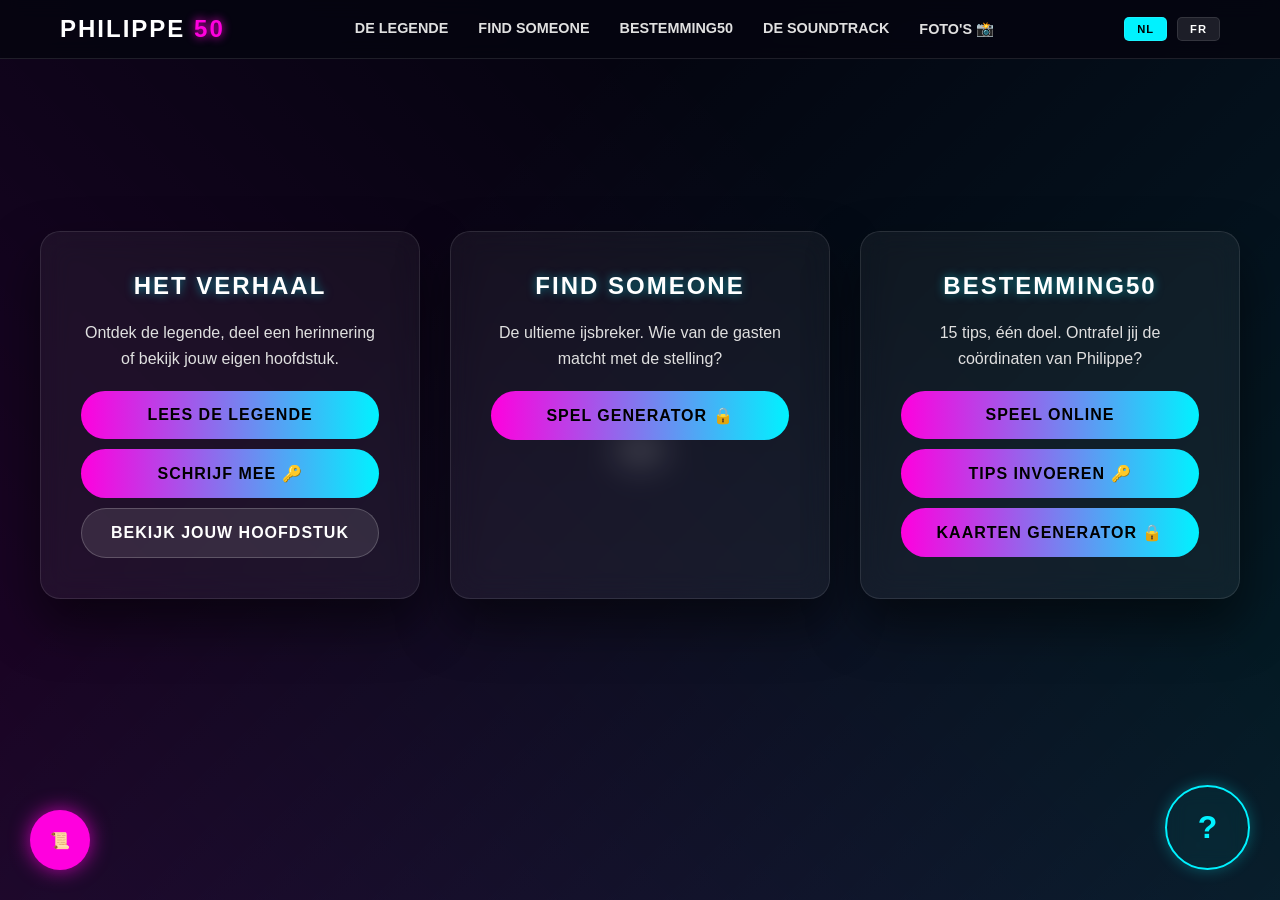
<file: index.html>
<!DOCTYPE html>
<html lang="nl">
<head>
    <meta charset="UTF-8">
    <meta name="viewport" content="width=device-width, initial-scale=1.0">
    <title>Philippe 50 - De Legende</title>
    <link rel="stylesheet" href="philippe50.css">
</head>
<body>
    <div class="stars-container"></div>

    <div id="nav-placeholder"></div>

    <div class="card-container main-dashboard">
        
        <section id="section-verhaal" class="glass-card section-card fade-in">
            <h2 data-i18n="nav-verhaal">Het Verhaal</h2>
            <p data-i18n="desc-verhaal">Ontdek de legende, deel een herinnering of bekijk jouw eigen hoofdstuk.</p>
            <div class="button-group-vertical">
                <a href="legende.html" class="submit-btn" style="text-decoration: none; display: block; margin-bottom: 10px;">
                    <span data-i18n="btn-read-legend">Lees De Legende</span>
                </a>
                <button onclick="handleAccess('verhaal-admin')" style="margin-bottom: 10px;">
                    <span data-i18n="btn-write">Schrijf mee</span> 🔑
                </button>
                <a href="mijn-verhaal.html" class="submit-btn-alt" style="text-decoration: none; display: block;" data-i18n="view-chapter">Bekijk jouw hoofdstuk</a>
            </div>
        </section>

        <section id="section-someone" class="glass-card section-card fade-in">
            <h2 data-i18n="nav-someone">Find Someone Who</h2>
            <p data-i18n="desc-someone">De ultieme ijsbreker. Wie van de gasten matcht met de stelling?</p>
            <button onclick="handleAccess('admin-someone')" data-i18n="btn-play">Spel Generator 🔒</button>
        </section>

        <section id="section-mysterie" class="glass-card section-card fade-in">
            <h2 data-i18n="nav-mysterie">Bestemming50</h2>
            <p data-i18n="desc-mysterie">15 tips, één doel. Ontrafel jij de coördinaten van Philippe?</p>
            <div class="button-group-grid">
                <button onclick="openMysteriePlay()" data-i18n="btn-play-online">Speel Online</button>
                <button onclick="handleAccess('mysterie-tips')" data-i18n="btn-input">Tips Invoeren 🔑</button>
                <button onclick="handleAccess('admin-mysterie')" data-i18n="btn-gen">Kaarten Generator 🔒</button>
            </div>
        </section>

        <hr style="margin: 50px 0; border: 0; opacity: 0;">

        <div id="password-gate" class="glass-card fade-in" style="display: none;">
            <h1 id="gate-title" data-i18n="welcome">Welkom bij Philippe 50</h1>
            <p data-i18n="enter-code">Voer de geheime code in om deel te nemen:</p>
            <div class="input-group">
                <input type="password" id="password-input" placeholder="Wachtwoord..." data-i18n="placeholder-pw-code" autofocus>
            </div>
            <div class="button-group">
                <button onclick="checkAccess()" data-i18n="login-btn">Log in</button>
                <button onclick="closeGate()" class="btn-cancel" style="background: rgba(255,255,255,0.1); margin-top: 10px;">Annuleer / Annuler</button>
            </div>
            <div id="error-container" style="display: none; margin-top: 15px;">
                <p id="error-msg" style="color: #ff00de;" data-i18n="wrong-pwd">Onjuiste code.</p>
            </div>
        </div>

        <div id="form-section" class="glass-card fade-in" style="display: none;">
            <button onclick="closeForm()" class="back-link-form" style="background:none; border:none; color:#00f2ff; cursor:pointer; margin-bottom:15px;">← Terug naar Dashboard</button>
            
            <h2 data-i18n="form-title">Het verhaal van Philippe</h2>
            <form id="dragon-form" onsubmit="event.preventDefault(); submitForm();">
                <div class="input-group">
                    <label data-i18n="label-name">Jouw Nickname:</label>
                    <input type="text" id="deelnemer_naam" required data-i18n="placeholder-name">
                </div>
                <div class="input-group">
                    <label data-i18n="label-setting">Waar en/of wanneer is Philippe beland?</label>
                    <input type="text" id="input-setting" placeholder="bijv. 1984, de toekomst, disco-tijd..." required data-i18n="placeholder-setting">
                </div>
                <div class="input-group">
                    <label data-i18n="label-obstacle">Welk probleem heeft hij daar?</label>
                    <input type="text" id="input-obstacle" placeholder="bijv. De platenspeler hapert, wifi is weg, er brak een wiel van zijn waveboard, ..." required data-i18n="placeholder-obstacle">
                </div>
                <div class="input-group">
                    <label data-i18n="label-soundtrack">Welk liedje hoort bij dit avontuur?</label>
                    <input type="text" id="input-soundtrack" placeholder="Artiest - Titel" required data-i18n="placeholder-soundtrack">
                </div>
                <div class="input-group">
                    <label data-i18n="label-memory">Beschrijf je leukste herinnering met Philippe:</label>
                    <textarea id="philippe_herinnering" rows="3" required></textarea>
                </div>
                <div class="input-group">
                    <label data-i18n="label-email">Jouw E-mailadres:</label>
                    <input type="email" id="deelnemer_email" required>
                </div>
                <div class="input-group">
                    <label data-i18n="label-band">Welk woord doet je aan Philippe denken:</label>
                    <p style="font-size: 0.7rem; color: #ff00de;" data-i18n="band-note">(Dit is je wachtwoord voor later)</p>
                    <div style="position: relative; display: flex; align-items: center;">
                        <input type="password" id="deelnemer_ww" required style="padding-right: 45px;">
                        <button type="button" onclick="copyPassword()" class="copy-btn" title="Kopieer wachtwoord" 
                            style="position: absolute; right: 10px; background: none; border: none; cursor: pointer; font-size: 1.2rem; width: auto; margin: 0; padding: 0;">
                            📋
                        </button>
                    </div>
                </div>
                <button type="submit" class="submit-btn" data-i18n="submit-btn">Verstuur naar de Legende</button>
            </form>
        </div>
    </div>

    <script src="menu.js"></script>
    <script src="philippe50.js"></script>

    <button onclick="openSecureScroll()" class="legend-fab" title="Lees de Legende">
        <span class="legend-icon">📜</span>
    </button>

    <a href="mailto:jolan.spelletjes@gmail.com?subject=HELP%20ME%20AUB%20/%20AIDEZ%20MOI%20SVP" class="help-button">
        <span class="help-tooltip">Hulp nodig / Besoin d'aide</span>
    </a>
</body>
</html>
</file>
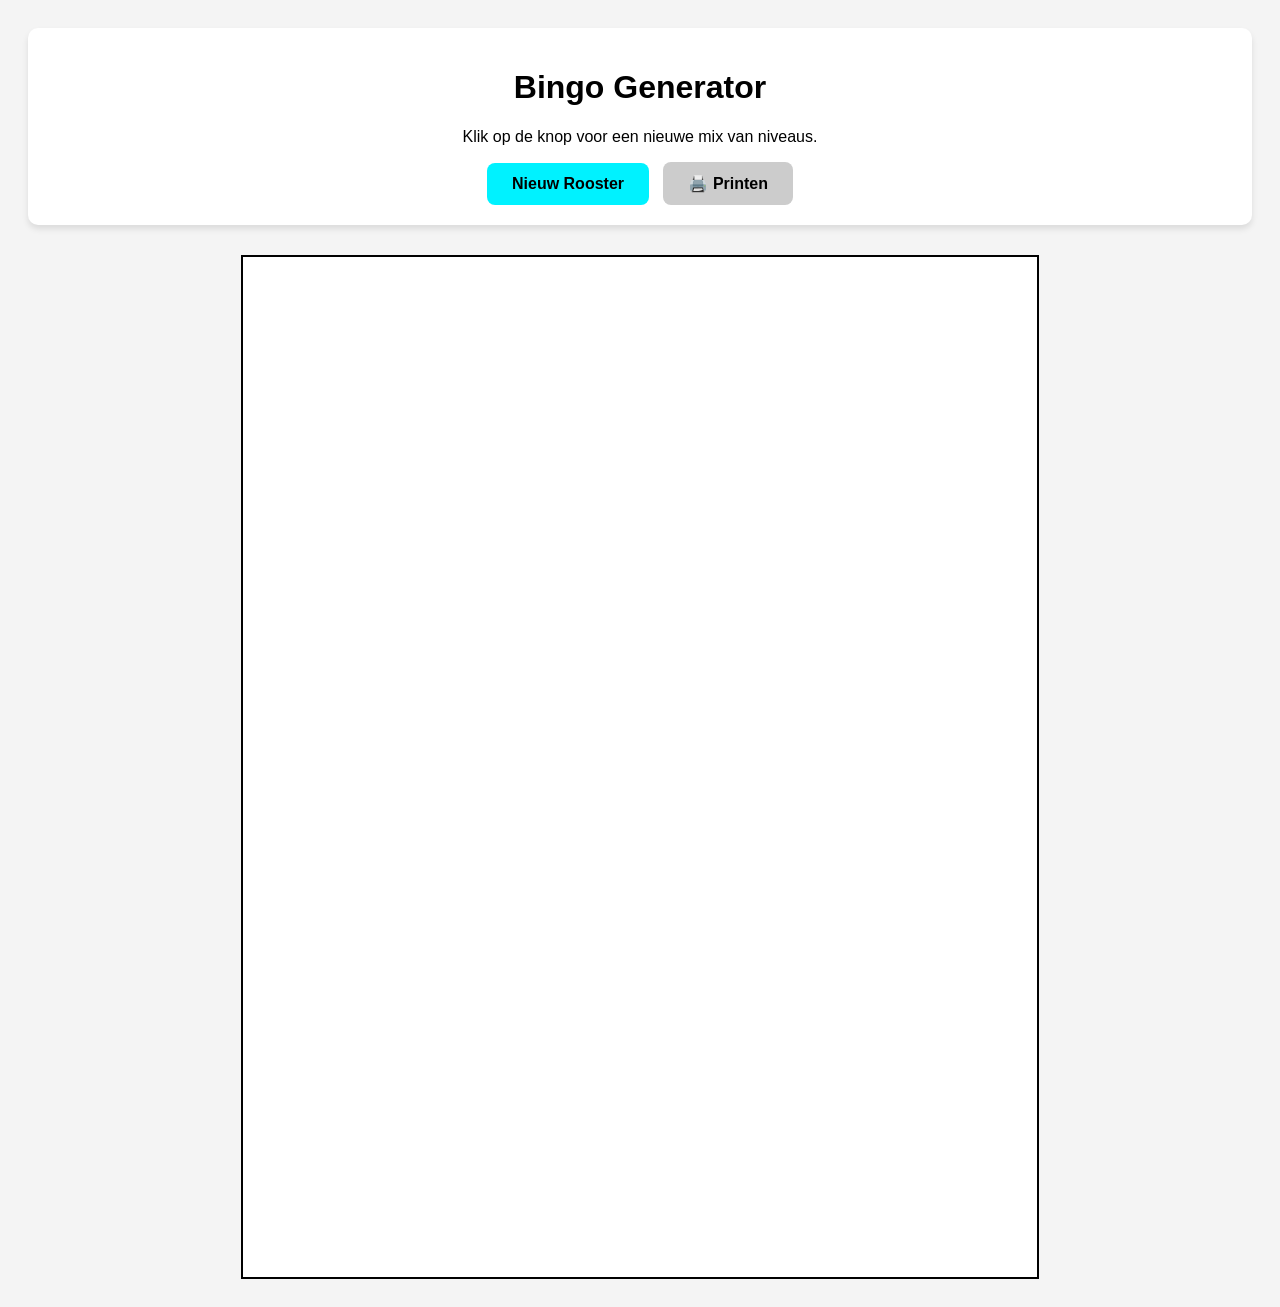
<file: find-someone.html>
<!DOCTYPE html>
<html lang="nl">
<head>
    <meta charset="UTF-8">
    <meta name="viewport" content="width=device-width, initial-scale=1.0">
    <title>Find Someone Who - Philippe 50</title>
    <style>
        body { font-family: sans-serif; padding: 20px; background: #f4f4f4; }
        .no-print { background: white; padding: 20px; border-radius: 10px; text-align: center; margin-bottom: 30px; box-shadow: 0 4px 6px rgba(0,0,0,0.1); }
        
        /* A4 Layout */
        .grid-container {
            display: grid;
            grid-template-columns: repeat(3, 1fr);
            grid-template-rows: repeat(4, 1fr);
            gap: 0;
            width: 21cm;
            min-height: 27cm; /* Iets korter dan A4 voor marges */
            margin: 0 auto;
            background: white;
            border: 2px solid #000;
        }

        .cell {
            border: 1px solid #000;
            padding: 15px;
            display: flex;
            flex-direction: column;
            justify-content: space-between;
            align-items: center;
            text-align: center;
        }

        .task-text { font-size: 16px; font-weight: bold; margin-top: 20px; color: #333; }
        .name-line { width: 85%; border-bottom: 1.5px solid #000; margin-bottom: 10px; height: 30px; }

        button { padding: 12px 25px; font-size: 16px; cursor: pointer; background: #00f2ff; border: none; border-radius: 8px; font-weight: bold; }

        @media print {
            .no-print { display: none; }
            body { background: white; padding: 0; }
            .grid-container { width: 100%; height: 98vh; border: 2px solid black; }
        }
    </style>
</head>
<body>

    <div class="no-print">
        <h1>Bingo Generator</h1>
        <p>Klik op de knop voor een nieuwe mix van niveaus.</p>
        <button onclick="generateGrid()">Nieuw Rooster</button>
        <button onclick="window.print()" style="background: #ccc; margin-left: 10px;">🖨️ Printen</button>
    </div>

    <div class="grid-container" id="bingo-grid"></div>

    <script>
        // PLAK HIER JOUW CSV LINK (tussen de quotes)
        const csvUrl = 'https://docs.google.com/spreadsheets/d/e/2PACX-1vQ5D9KFGXhWV3gpCccVGzsNJAJi-rrqjtkxxJjNvJcI6TTJbXvm8bN--WCNE9LbDob1ZOo4vdNOE1NV/pub?gid=0&single=true&output=csv';

        let tasks = [];

        async function loadData() {
            try {
                const response = await fetch(csvUrl + '&cachebust=' + Date.now());
                const data = await response.text();
                const rows = data.split('\n').slice(1); // Skip header

                tasks = rows.map(row => {
                    // Splitst CSV correct, ook als er komma's in de tekst staan
                    const cols = row.split(/,(?=(?:(?:[^"]*"){2})*[^"]*$)/);
                    return {
                        text: cols[0] ? cols[0].replace(/"/g, '').trim() : '',
                        level: parseInt(cols[1]) || 1
                    };
                }).filter(t => t.text !== '');

                generateGrid();
            } catch (error) {
                console.error("Fout bij laden:", error);
            }
        }

        function generateGrid() {
            const grid = document.getElementById('bingo-grid');
            grid.innerHTML = '';

            // We halen 4 opdrachten van elk niveau
            const n1 = tasks.filter(t => t.level === 1).sort(() => 0.5 - Math.random()).slice(0, 4);
            const n2 = tasks.filter(t => t.level === 2).sort(() => 0.5 - Math.random()).slice(0, 4);
            const n3 = tasks.filter(t => t.level === 3).sort(() => 0.5 - Math.random()).slice(0, 4);

            // Mix ze door elkaar voor het blad
            const finalSelection = [...n1, ...n2, ...n3].sort(() => 0.5 - Math.random());

            finalSelection.forEach(task => {
                const cell = document.createElement('div');
                cell.className = 'cell';
                cell.innerHTML = `
                    <div class="task-text">${task.text}</div>
                    <div class="name-line"></div>
                `;
                grid.appendChild(cell);
            });
        }

        window.onload = loadData;
    </script>
</body>
</html>
</file>
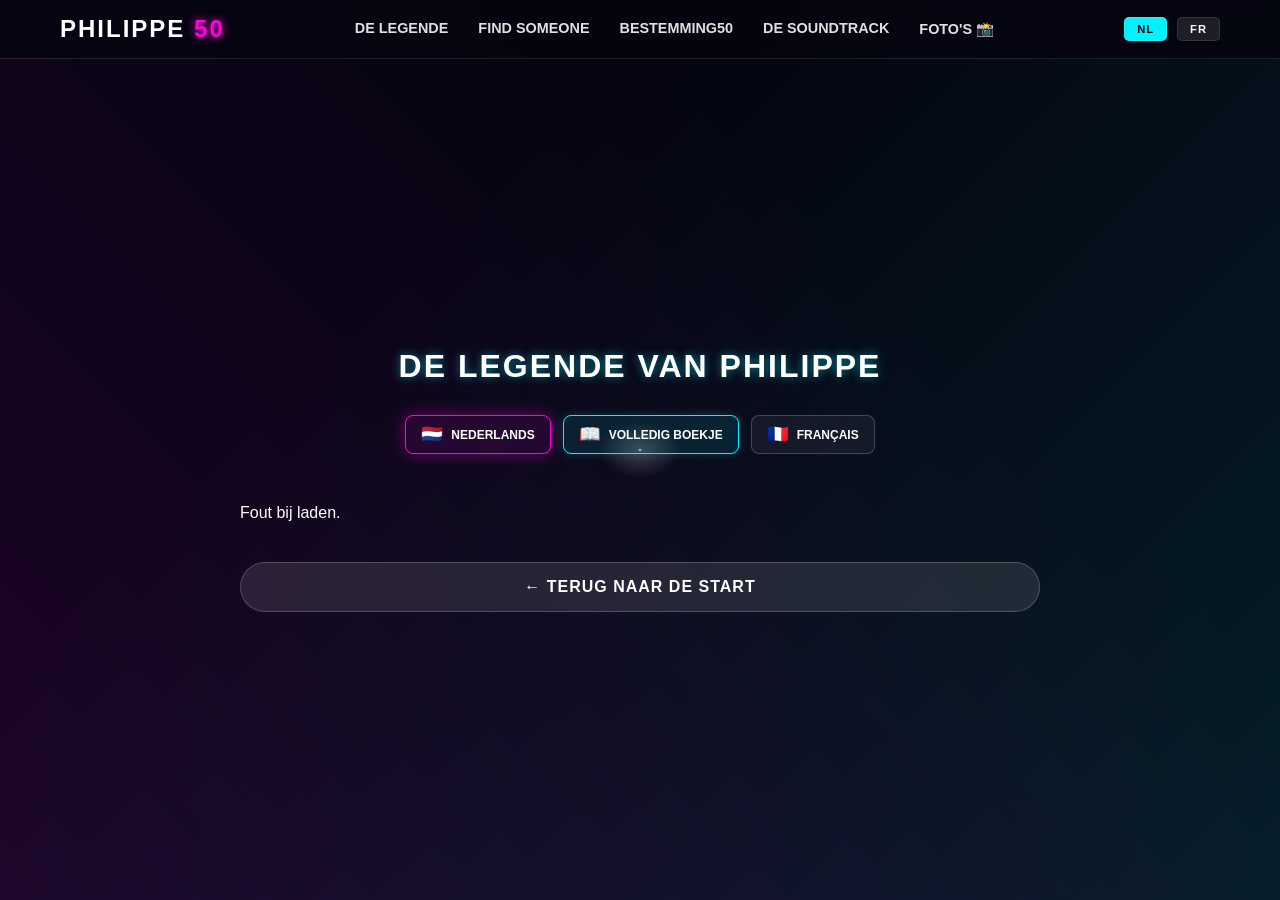
<file: legende.html>
<!DOCTYPE html>
<html lang="nl">
<head>
    <meta charset="UTF-8">
    <meta name="viewport" content="width=device-width, initial-scale=1.0">
    <title>De Volledige Legende - Philippe 50</title>
    <link rel="stylesheet" href="philippe50.css">
</head>
<body>
    
    <div class="stars-container"></div>
    <div id="nav-placeholder"></div>

    <div class="card-container" style="max-width: 800px; margin-top: 100px;">
        
        <h1 data-i18n="story-title" style="text-align: center; margin-bottom: 20px;">De Legende van Philippe</h1>

        <section class="download-hub fade-in" style="margin-bottom: 40px;">
            <div class="download-options">
                <a href="https://drive.google.com/uc?export=download&id=11BVd0Spxx0mJzR1JkGa2X-8SpqhlF1M9" id="pdf-nl" download class="download-link-box secondary">
                    <span class="icon">🇳🇱</span>
                    <span class="label">Nederlands</span>
                </a>

                <a href="https://drive.google.com/uc?export=download&id=1ktqmKJIwsbXcoNMSha2d2ntPLYdu5HRV" id="pdf-dual" download class="download-link-box primary">
                    <span class="icon">📖</span>
                    <span class="label" data-nl="Volledig Boekje" data-fr="Livret Complet">Volledig Boekje</span>
                </a>

                <a href="https://drive.google.com/uc?export=download&id=1poUSdjvEfpn1sTt3KCW6hIiMQD3h4VEO" id="pdf-fr" download class="download-link-box secondary">
                    <span class="icon">🇫🇷</span>
                    <span class="label">Français</span>
                </a>
            </div>
        </section>
        
        <div id="story-content" class="fade-in">
            <p style="text-align: center;" data-i18n="loading-story">De nevels trekken op...</p>
        </div>

        <div style="text-align: center; margin-top: 40px;">
            <a href="index.html" class="submit-btn-alt" data-i18n="back-link">← Terug naar de start</a>
        </div>
    </div>

    <script src="menu.js"></script>
    <script src="philippe50.js"></script>
</body>
</html>
</file>
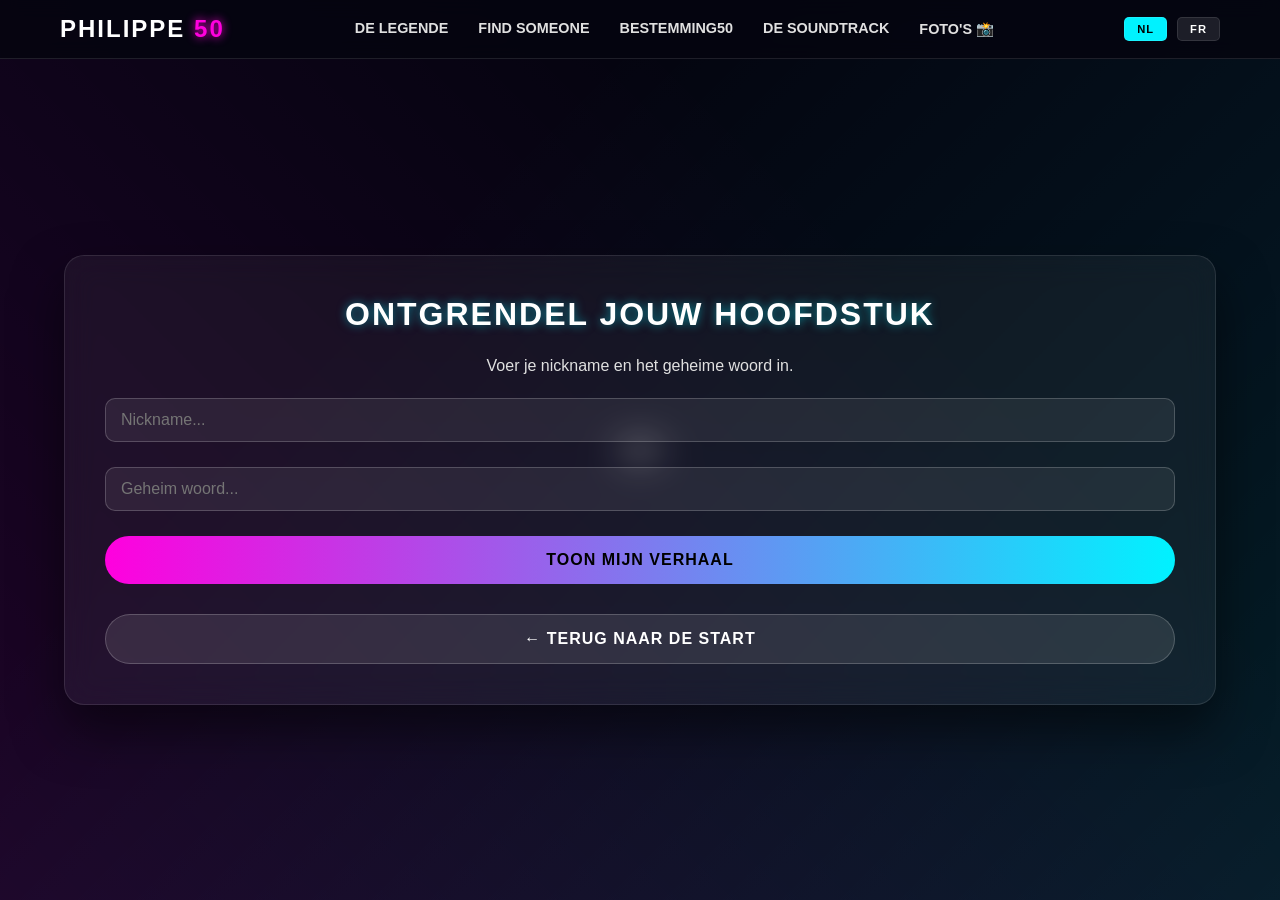
<file: mijn-verhaal.html>
<!DOCTYPE html>
<html lang="nl">
<head>
    <meta charset="UTF-8">
    <meta name="viewport" content="width=device-width, initial-scale=1.0">
    <title>Jouw Hoofdstuk - Philippe 50</title>
    <link rel="stylesheet" href="philippe50.css">
</head>
<body>
    <div class="stars-container"></div>

    <div id="nav-placeholder"></div>

    <div class="card-container" style="margin-top: 100px;">
        <div class="glass-card fade-in">
            <h1 data-i18n="lookup-title">Ontgrendel jouw hoofdstuk</h1>
            <p data-i18n="lookup-desc">Voer je nickname en het geheime woord in.</p>
            
            <div class="input-group">
                <input type="text" id="lookup-name" placeholder="Nickname..." data-i18n="placeholder-name">
            </div>
            <div class="input-group">
                <input type="password" id="lookup-pw" placeholder="Geheim woord..." data-i18n="placeholder-pw">
            </div>
            
            <button onclick="findPersonalStory()" data-i18n="show-story-btn">Toon mijn verhaal</button>
            
            <div id="personal-story-content" style="margin-top: 30px; text-align: left;">
                <div id="hoofdstuk-vast" style="display: none;"> 
                    <h2 data-i18n="chapter1-title"></h2>
                    <p data-i18n="chapter1-text" style="white-space: pre-wrap;"></p>
                    <hr style="border: 0; border-top: 1px dashed rgba(255,255,255,0.3); margin: 20px 0;">
                </div>

                <div id="typewriter-output">
                </div>
            </div>

            <a href="index.html" class="submit-btn-alt" style="margin-top: 30px;" data-i18n="back-link">
                ← Terug naar de start
            </a>
        </div>
    </div>

    <script src="menu.js"></script>
    <script src="philippe50.js"></script>
</body>
</html>
</file>
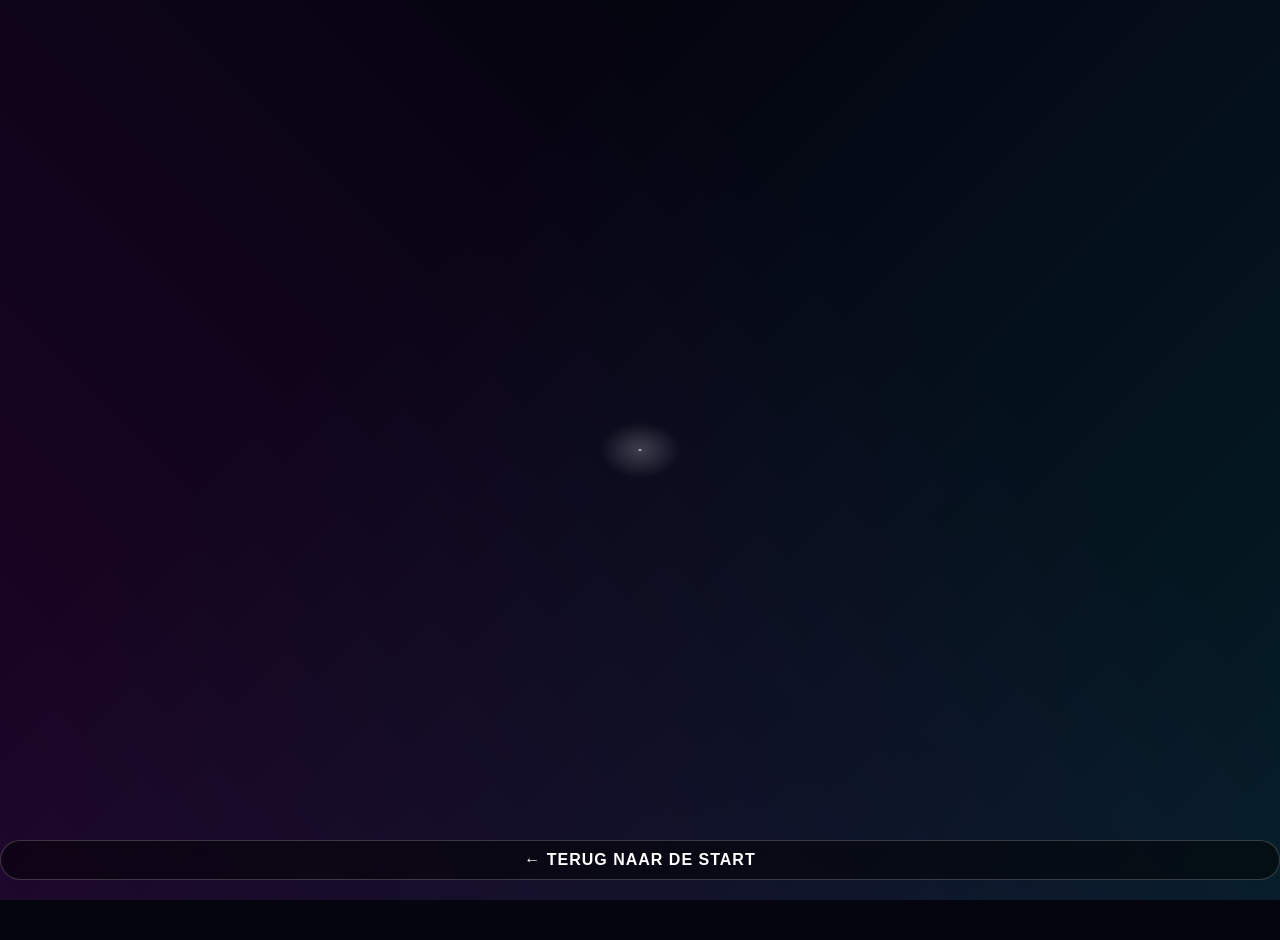
<file: scroll.html>
<!DOCTYPE html>
<html lang="nl">
<head>
    <meta charset="UTF-8">
    <meta name="viewport" content="width=device-width, initial-scale=1.0">
    <title>De Legende - Live Scroll</title>
    <link rel="stylesheet" href="philippe50.css">
    <style>
        /* Specifieke stijlen voor de scroll-pagina */
        body {
            overflow: hidden; /* We voorkomen de standaard browser scroll */
            height: 100vh;
        }

        .scroll-wrapper {
            display: flex;
            justify-content: space-between;
            width: 100%;
            max-width: 1200px; /* Breder voor twee kolommen */
            height: 100vh;
            margin: 0 auto;
            position: relative;
            mask-image: linear-gradient(transparent, black 15%, black 85%, transparent);
            -webkit-mask-image: linear-gradient(transparent, black 15%, black 85%, transparent);
        }

        .scroll-column {
            width: 48%;
            position: absolute;
            top: 100%; /* Start onderaan het scherm */
            padding: 20px;
        }

        .column-nl { left: 0; }
        .column-fr { right: 0; }

        .scroll-entry {
            margin-bottom: 60px;
            text-align: left;
        }

        .scroll-entry h3 {
            color: #00f2ff;
            font-size: 1.8rem;
            margin-bottom: 10px;
            border-bottom: 1px solid rgba(0, 242, 255, 0.3);
            padding-bottom: 5px;
        }

        .scroll-entry p {
            font-size: 1.4rem;
            line-height: 1.7;
            color: #fff;
            text-shadow: 0 0 5px rgba(255, 255, 255, 0.2);
        }

        /* De eigenlijke animatie via JS of CSS */
        @keyframes scrollUp {
            from { transform: translateY(0); }
            to { transform: translateY(-110%); } /* Past zich aan op basis van tekstlengte */
        }
    </style>
</head>
<body>
    <div class="stars-container"></div>

    <div class="scroll-wrapper" id="scroll-wrapper">
        <div class="scroll-column column-nl" id="scroll-nl">
            </div>

        <div class="scroll-column column-fr" id="scroll-fr">
            </div>
    </div>

    <div style="position: fixed; bottom: 20px; width: 100%; text-align: center; z-index: 100;">
        <a href="index.html" class="submit-btn-alt" style="background: rgba(0,0,0,0.5); padding: 10px 20px; border-radius: 20px;">
            ← Terug naar de start
        </a>
    </div>

<script src="philippe50.js"></script>
    <script>
        // We roepen de functie aan die AL in je philippe50.js staat
        document.addEventListener('DOMContentLoaded', () => {
            if (typeof startLiveScroll === 'function') {
                startLiveScroll();
            }
        });
    </script>

</body>
</html>
</file>
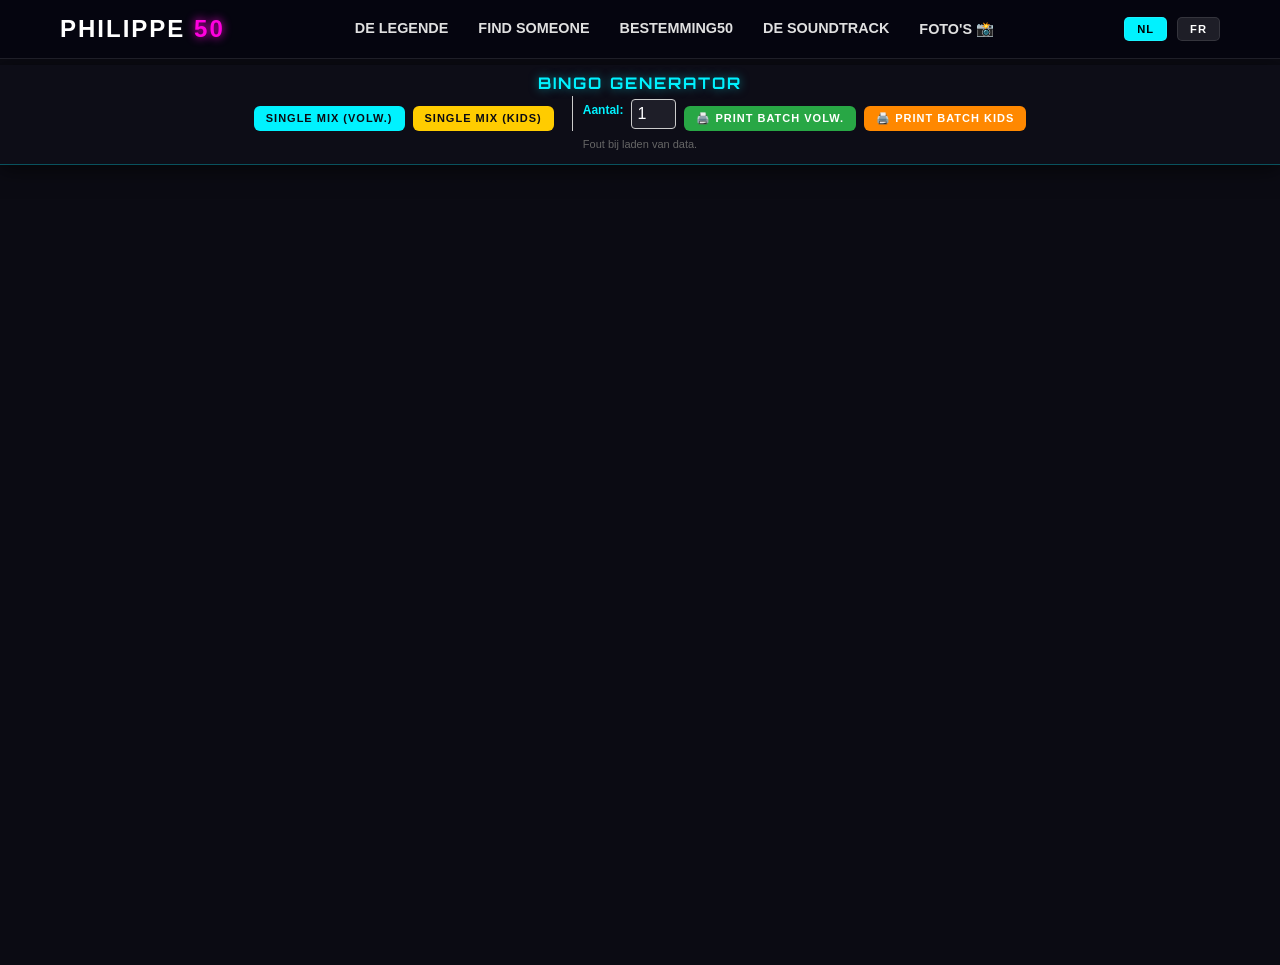
<file: find-someone/find-someone.html>
<!DOCTYPE html>
<html lang="nl">
<head>
    <meta charset="UTF-8">
    <meta name="viewport" content="width=device-width, initial-scale=1.0">
    <title>Find Someone Who - Philippe 50</title>
    <link href="https://fonts.googleapis.com/css2?family=Orbitron:wght@700;900&family=Exo+2:wght@300;600&display=swap" rel="stylesheet">
    <link rel="stylesheet" href="../philippe50.css">
    <link rel="stylesheet" href="find-someone.css">
</head>
<body>
    <div id="nav-placeholder"></div>

    <div class="no-print">
        <h1 data-nl="Bingo Generator" data-fr="Générateur de Bingo">Bingo Generator</h1>
        
        <div class="button-group">
            <button onclick="generateGrid('mix')" class="btn-main" data-nl="Single Mix (Volw.)" data-fr="Mix Simple (Adulte)">Single Mix (Volw.)</button>
            <button onclick="generateGrid('kids')" class="btn-kids" style="background: #ffcc00;" data-nl="Single Mix (Kids)" data-fr="Mix Simple (Enfants)">Single Mix (Kids)</button>
            
            <div style="border-left: 1px solid #ccc; margin-left: 10px; padding-left: 10px; display: flex; align-items: center; gap: 8px;">
                <label for="print-count" style="font-size: 12px; font-weight: bold;" data-nl="Aantal:" data-fr="Quantité:">Aantal:</label>
                <input type="number" id="print-count" value="1" min="1" max="50" style="width: 45px; padding: 5px; border-radius: 4px; border: 1px solid #ccc;">
                <button onclick="prepareAndPrint('mix')" style="background: #28a745; color: white;" data-nl="🖨️ Print Batch Volw." data-fr="🖨️ Imprimer Lot Adulte">🖨️ Print Batch Volw.</button>
                <button onclick="prepareAndPrint('kids')" style="background: #ff8800; color: white;" data-nl="🖨️ Print Batch Kids" data-fr="🖨️ Imprimer Lot Enfants">🖨️ Print Batch Kids</button>
            </div>
        </div>
        
        <p id="status-msg" style="font-size: 11px; margin-top: 5px; color: #666; margin-bottom: 0;" data-nl="Laden..." data-fr="Chargement...">Laden...</p>
    </div>

    <div id="main-container" class="book-container"></div>

    <template id="rules-template">
        <div class="rules-container logbook">
            <header class="log-header">
                <span class="log-id">LOG_ID: PH-50-2026</span>
                <span class="log-status">MISSION: ACTIVE</span>
            </header>

            <div class="rules-block nl">
                <h2>Intergalactisch Protocol</h2>
                <ul>
                    <li><strong>De Missie:</strong> Voltooi de "Vind iemand die" op de linkerpagina om je rang te verhogen.</li>
                    <li><strong>Entertainment-Capsules:</strong> Er liggen overal spellen uit verschillende tijdperken verspreid in het schip.</li>
                    <li><strong>De Bovenste Melkweg:</strong> Bezoek de Lounge van de Toekomst (boven) om te chillen of je volgende sprong voor te bereiden.</li>
                    <li><strong>Orde in Tijd en Ruimte:</strong> Een goede tijdreiziger ruimt zijn missie-materiaal na gebruik weer netjes op.</li>
                    <li><strong>Galactische Beelden:</strong> Leg de feestelijke sterrenhemel vast op foto en straal ze naderhand door naar Philippe.</li>
                    <li><strong>De Legende van Philippe:</strong> Schrijf mee aan de epos! Scan de QR-code bij de befaamde grammofoonspeler.</li>
                    <li><strong>Zwaartekracht:</strong> Bij het horen van de juiste frequenties is het verplicht de zwaartekracht te negeren.</li>
                    <li><strong>Tijdreizen:</strong> Terugreizen naar 1976 is verboden. Geniet van de coördinaten van nu: Philippe 50!</li>
                    <li><li class="inline-chrono">Chronometer-status: 0 jaar verwijderd van de toekomst</li>
                </ul>
            </div>

            <div class="symbol-divider">
                <span>⏳</span> <span>🚀</span> <span>⌚</span> <span>✨</span> <span>💫</span>
            </div>

            <div class="rules-block fr">
                <h2>Protocole Intergalactique</h2>
                <ul>
                    <li><strong>La Mission :</strong> Complétez le "Trouvez quelqu'un qui" sur la page de gauche pour monter en grade.</li>
                    <li><strong>Capsules de Divertissement :</strong> Des jeux de différentes époques sont diversés dans le vaisseau.</li>
                    <li><strong>La Galaxie Supérieure :</strong> Visitez le Lounge du Futur (à l'étage) pour vous détendre ou préparer votre prochain saut.</li>
                    <li><strong>Ordre dans le Temps et l'Espace :</strong> Un voyageur temporel range soigneusement son matériel.</li>
                    <li><strong>Images Galactiques :</strong> Capturez le ciel étoilé de la fête en photo et transmettez-les à Philippe.</li>
                    <li><strong>La Légende de Philippe :</strong> Contribuez à l'épopée ! Scannez le code QR situé près du tourne-disque.</li>
                    <li><strong>Gravité :</strong> Dès que les fréquences retentissent, il est obligatoire d'ignorer la gravité.</li>
                    <li><strong>Voyage Temporel :</strong> Le retour en 1976 est interdit. Profitez des coordonnées : Philippe 50 !</li>
                    <li><li class="inline-chrono">Statut du chronomètre: à 0 ans du futur</li>
                </ul>
            </div>

            <footer class="log-footer">
                <div class="mission-stamp stamp-philippe">
                    <div class="stamp-inner">
                        <span class="stamp-top">GOEDGEKEURD • APPROUVÉ</span>
                        <span class="stamp-main">PHILIPPE50</span>
                        <span class="stamp-bottom">CHRONOS-MISSIE VOLTOOID / MISSION RÉUSSIE</span>
                    </div>
                </div>
            </footer>
        </div>
    </template>

    <script src="../philippe50.js"></script>
    <script src="find-someone.js"></script>
</body>
</html>
</file>
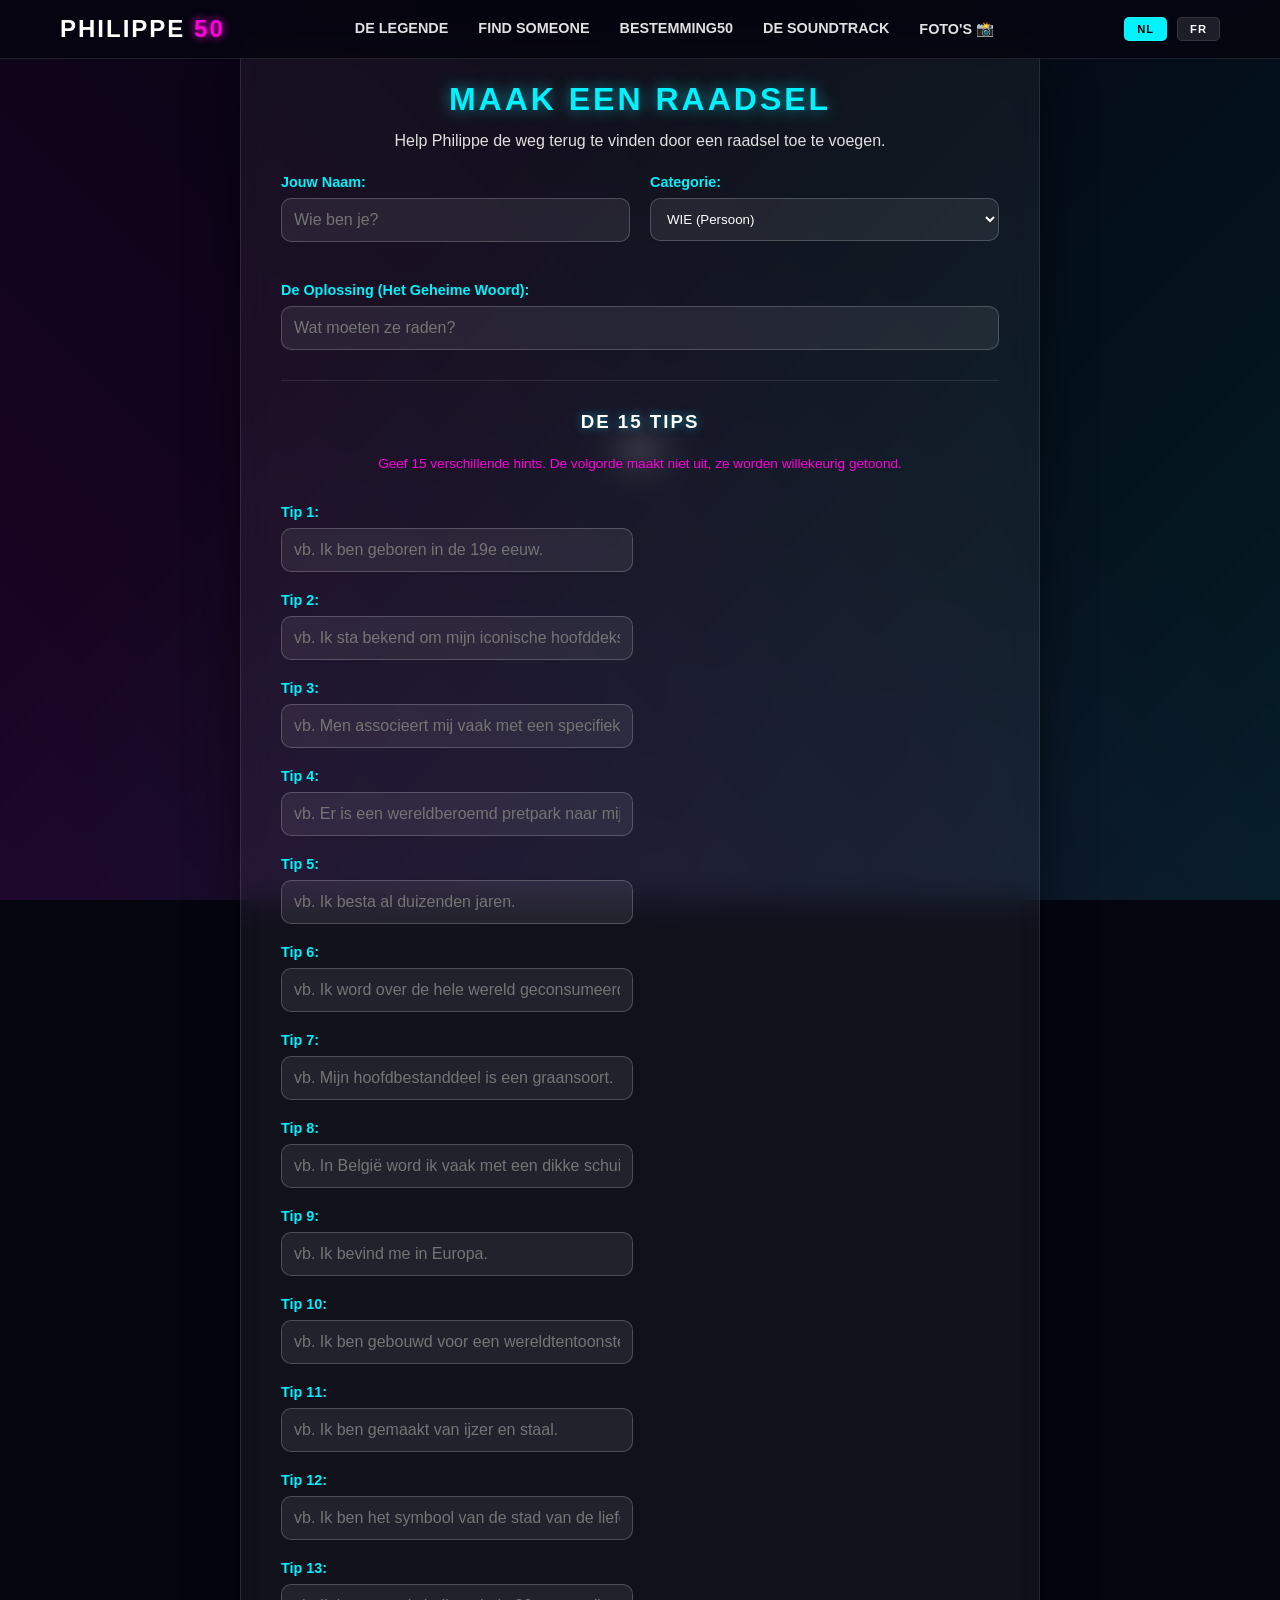
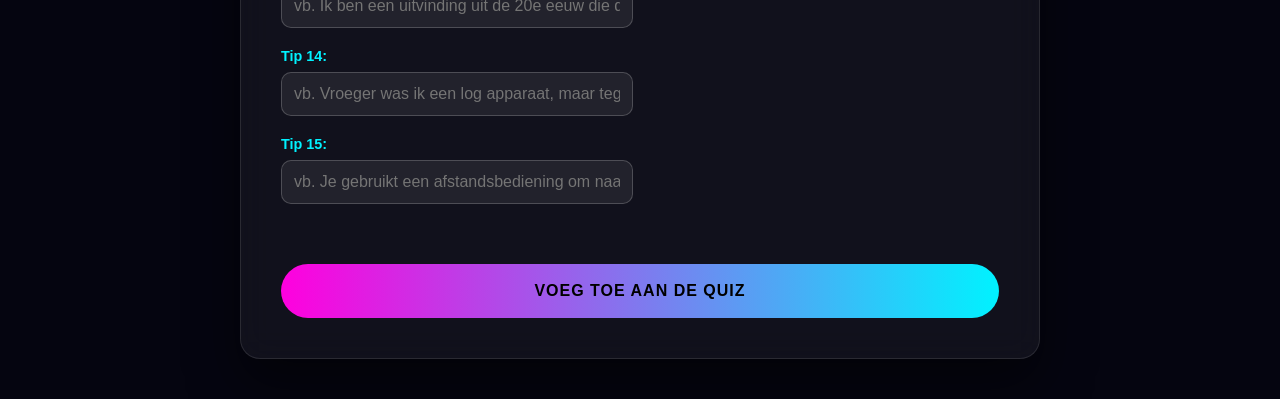
<file: quiztit/quiztit.html>
<!DOCTYPE html>
<html lang="nl">
<head>
    <meta charset="UTF-8">
    <meta name="viewport" content="width=device-width, initial-scale=1.0">
    <title>Quiz Maker - De 15 Tips</title>
    <link rel="stylesheet" href="../philippe50.css">
    <link rel="stylesheet" href="quiztit.css">
</head>
<body>
    <div id="nav-placeholder"></div>

    <div class="stars-container"></div> <div class="quiz-container">
        <div class="glass-card fade-in">
            <h1>Maak een Raadsel</h1>
            <p>Help Philippe de weg terug te vinden door een raadsel toe te voegen.</p>

            <form id="quiz-form">
                <div class="input-row">
                    <div class="input-group">
                        <label>Jouw Naam:</label>
                        <input type="text" id="maker_naam" required placeholder="Wie ben je?">
                    </div>
                    <div class="input-group">
                        <label>Categorie:</label>
                        <select id="categorie" required>
                            <option value="Wie">WIE (Persoon)</option>
                            <option value="Wat">WAT (Voorwerp/Hobby)</option>
                            <option value="Waar">WAAR (Locatie)</option>
                            <option value="Wanneer">WANNEER (Tijdperk)</option>
                        </select>
                    </div>
                </div>

                <div class="input-group">
                    <label>De Oplossing (Het Geheime Woord):</label>
                    <input type="text" id="oplossing" required placeholder="Wat moeten ze raden?">
                </div>

                <hr>

                <h3>De 15 Tips</h3>
                <p class="hint">Geef 15 verschillende hints. De volgorde maakt niet uit, ze worden willekeurig getoond.</p>
                
                <div class="tips-grid">
                    <div id="tips-fields"></div>
                </div>

                <button type="submit" id="submit-btn">Voeg toe aan de Quiz</button>
            </form>
        </div>
    </div>

    <script src="../philippe50.js"></script>
    <script src="quiztit.js"></script>
</body>
</html>
</file>
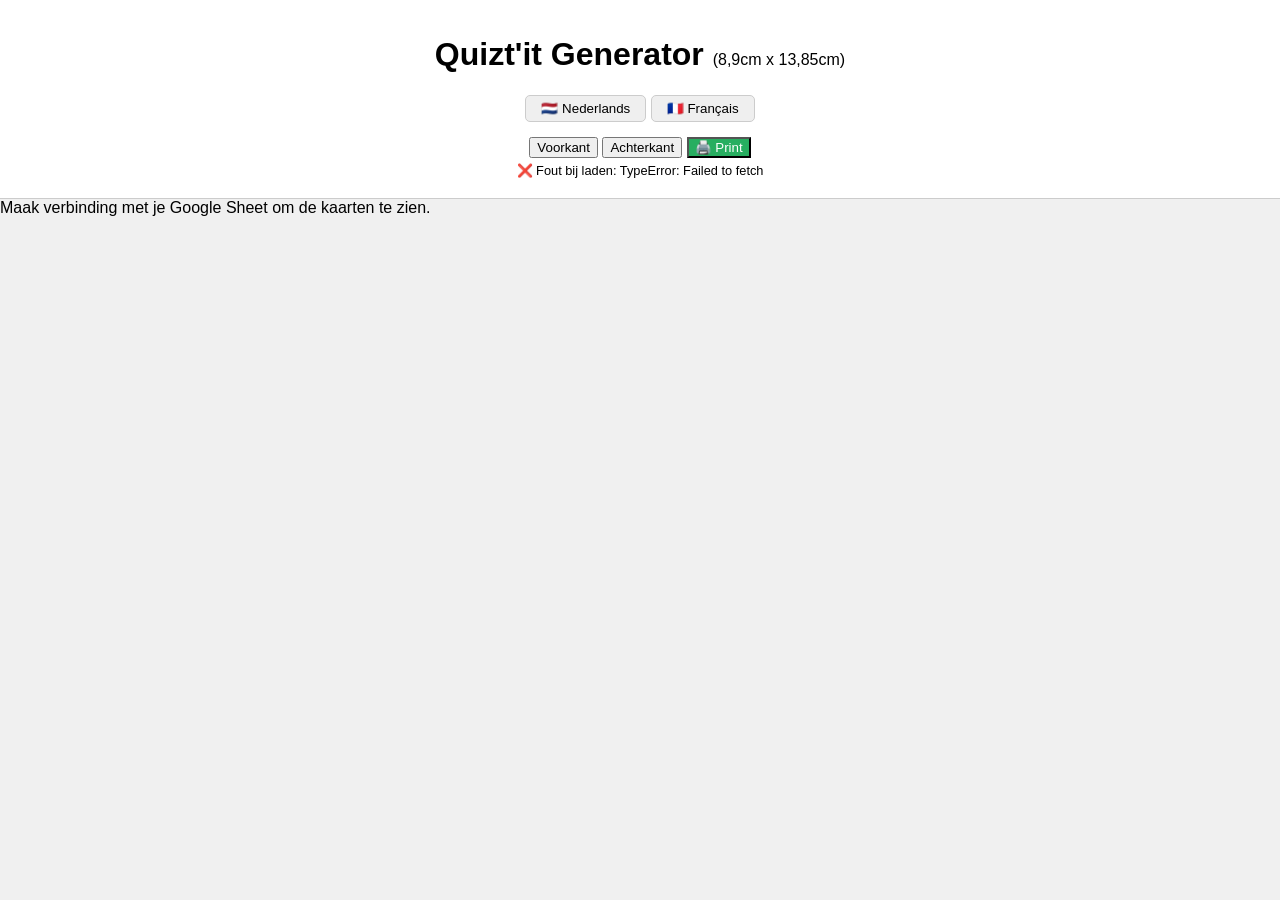
<file: quiztit/quiztitbuild.html>
<!DOCTYPE html>
<html lang="nl">
<head>
    <meta charset="UTF-8">
    <meta name="viewport" content="width=device-width, initial-scale=1.0">
    <title>Quizt'it Builder - Kaarten Generator</title>
    
    <link rel="stylesheet" href="quiztitbuild.css">
</head>
<body>

<div class="no-print">
    <div class="header-content">
        <h1>Quizt'it Generator <span style="font-size: 0.5em; font-weight: normal;">(8,9cm x 13,85cm)</span></h1>
        
        <div class="language-selector" style="margin-bottom: 15px;">
            <button onclick="switchLanguage('nl')" class="btn-lang" style="cursor: pointer; padding: 5px 15px; border-radius: 5px; border: 1px solid #ccc;">🇳🇱 Nederlands</button>
            <button onclick="switchLanguage('fr')" class="btn-lang" style="cursor: pointer; padding: 5px 15px; border-radius: 5px; border: 1px solid #ccc;">🇫🇷 Français</button>
        </div>

        <div class="button-group">
            <button onclick="renderCards('front')" class="btn-front">Voorkant</button>
            <button onclick="renderCards('back')" class="btn-back">Achterkant</button>
            <button onclick="combinePrint()" class="btn-print" style="background-color: #27ae60; color: white;">🖨️ Print</button>
        </div>
        
        <p id="status-msg" class="status" style="margin: 5px 0; font-size: 0.8em;"></p>
    </div>
</div>

    <div id="print-container">
        <div class="loading-placeholder">
            Maak verbinding met je Google Sheet om de kaarten te zien.
        </div>
    </div>

    <script src="quiztitbuild.js"></script>
</body>
</html>
</file>
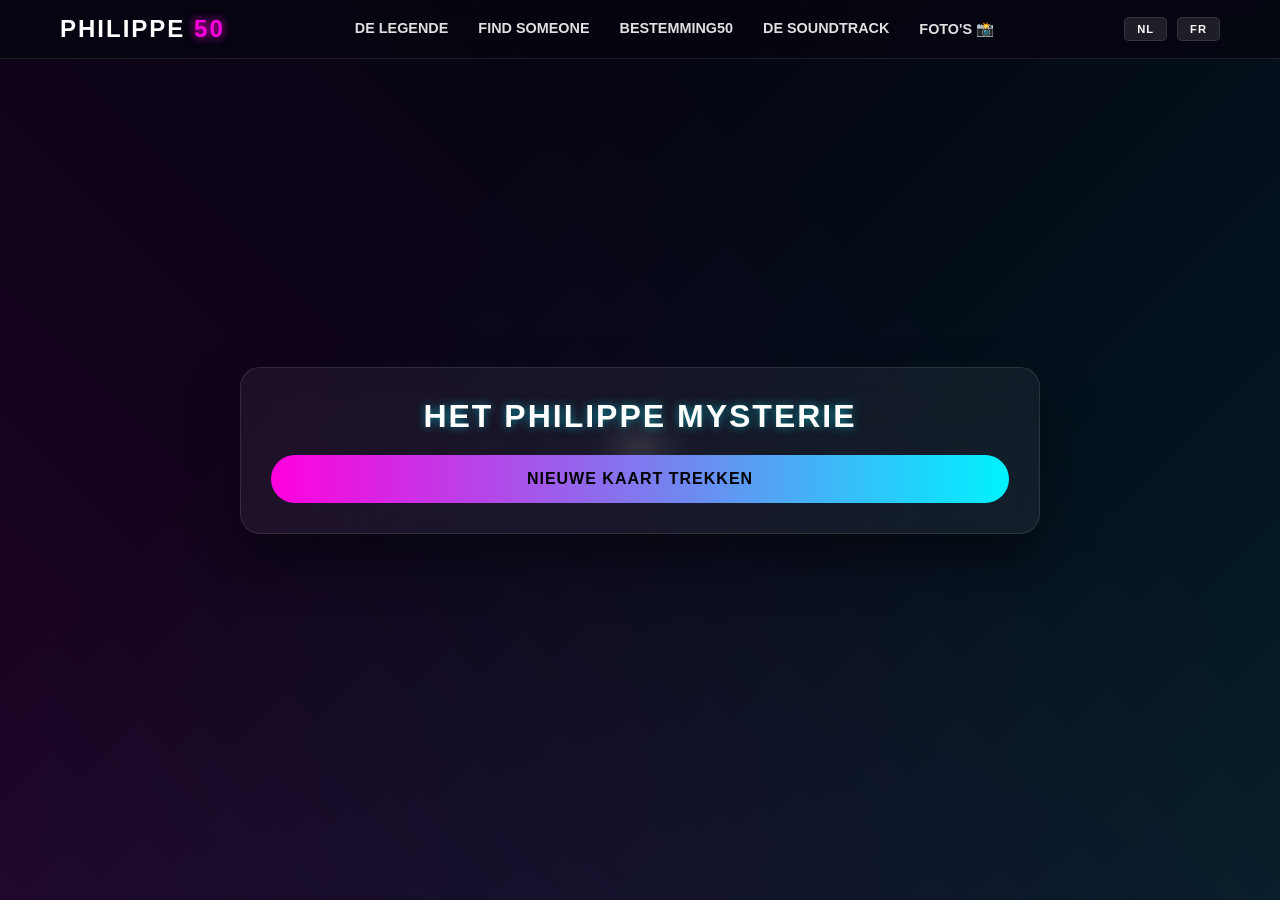
<file: quiztit/quiztitspel.html>
<!DOCTYPE html>
<html lang="nl">
<head>
    <meta charset="UTF-8">
    <meta name="viewport" content="width=device-width, initial-scale=1.0">
    <title>Philippe50</title>
    <link href="https://fonts.googleapis.com/css2?family=Exo+2:wght@400;700;900&display=swap" rel="stylesheet">
    <link rel="stylesheet" href="../philippe50.css">
    <link rel="stylesheet" href="quiztitspel.css">
</head>
<body>
    <div id="nav-placeholder"></div>

    <div class="stars-container"></div>

    <div class="game-container">
        <div class="glass-card">
            <h1 data-i18n="game-title">Het Philippe Mysterie</h1>
            
            <div id="setup-area">
                <button id="start-btn" class="main-btn" data-i18n="btn-new-card">Nieuwe Kaart Trekken</button>
            </div>

            <div id="game-area" style="display: none;">
                <div class="game-header">
                    <span id="display-categorie" class="badge">...</span>
                    <span id="display-score" class="badge-score" data-i18n="score-prefix">Punten: 15</span>
                    <span class="badge-best"><span data-i18n="high-score-prefix">Beste: </span><span id="high-score">0</span></span>
                </div>

                <div class="game-main-content">
                    <div id="numbers-grid" class="numbers-grid"></div>

                    <div class="hints-container">
                        <div id="hints-display" class="hints-box">
                            <p id="hint-text" data-i18n="hint-default">Klik op een nummer om een tip te onthullen...</p>
                        </div>

                        <div class="guess-section">
                            <input type="text" id="guess-input" data-i18n="placeholder-guess" placeholder="Typ je antwoord..." disabled>
                            <button id="guess-btn" class="guess-btn" data-i18n="btn-check" disabled>Check</button>
                            <button id="pass-btn" class="pass-btn" data-i18n="btn-pass">Passen</button>
                        </div>
                        
                        <div id="history-area" style="margin-top: 15px; text-align: left;">
                            <small style="opacity: 0.7;" data-i18n="prev-attempts">Eerdere pogingen:</small>
                            <ul id="answer-history" style="list-style: none; padding: 0; font-size: 0.85rem; opacity: 0.6;"></ul>
                        </div>

                        <div id="message-box" style="margin-top: 10px;"></div>
                    </div>
                </div>
            </div>
        </div>
    </div>

    <div id="win-popup" class="modal-overlay" style="display: none;">
        <div class="modal-content glass-card fade-in">
            <div class="confetti">🎉🎈🎊</div>
            <h1 class="win-title" data-i18n="popup-win">GEVONDEN!</h1>
            <p class="win-antwoord"><span data-i18n="popup-answer-label">Het antwoord was: </span><strong id="popup-antwoord">...</strong></p>
            <div class="score-display">
                <span class="score-label" data-i18n="popup-score-label">Je score:</span>
                <span id="popup-score" class="score-number">15</span>
                <span class="score-label" data-i18n="popup-points-label">Punten</span>
            </div>
            <button id="play-again-btn" class="main-btn" data-i18n="btn-play-again">Speel Nog Een Keer</button>
        </div>
    </div>

    <script src="../philippe50.js"></script>
    <script src="quiztitspel.js"></script>
</body>
</html>
</file>
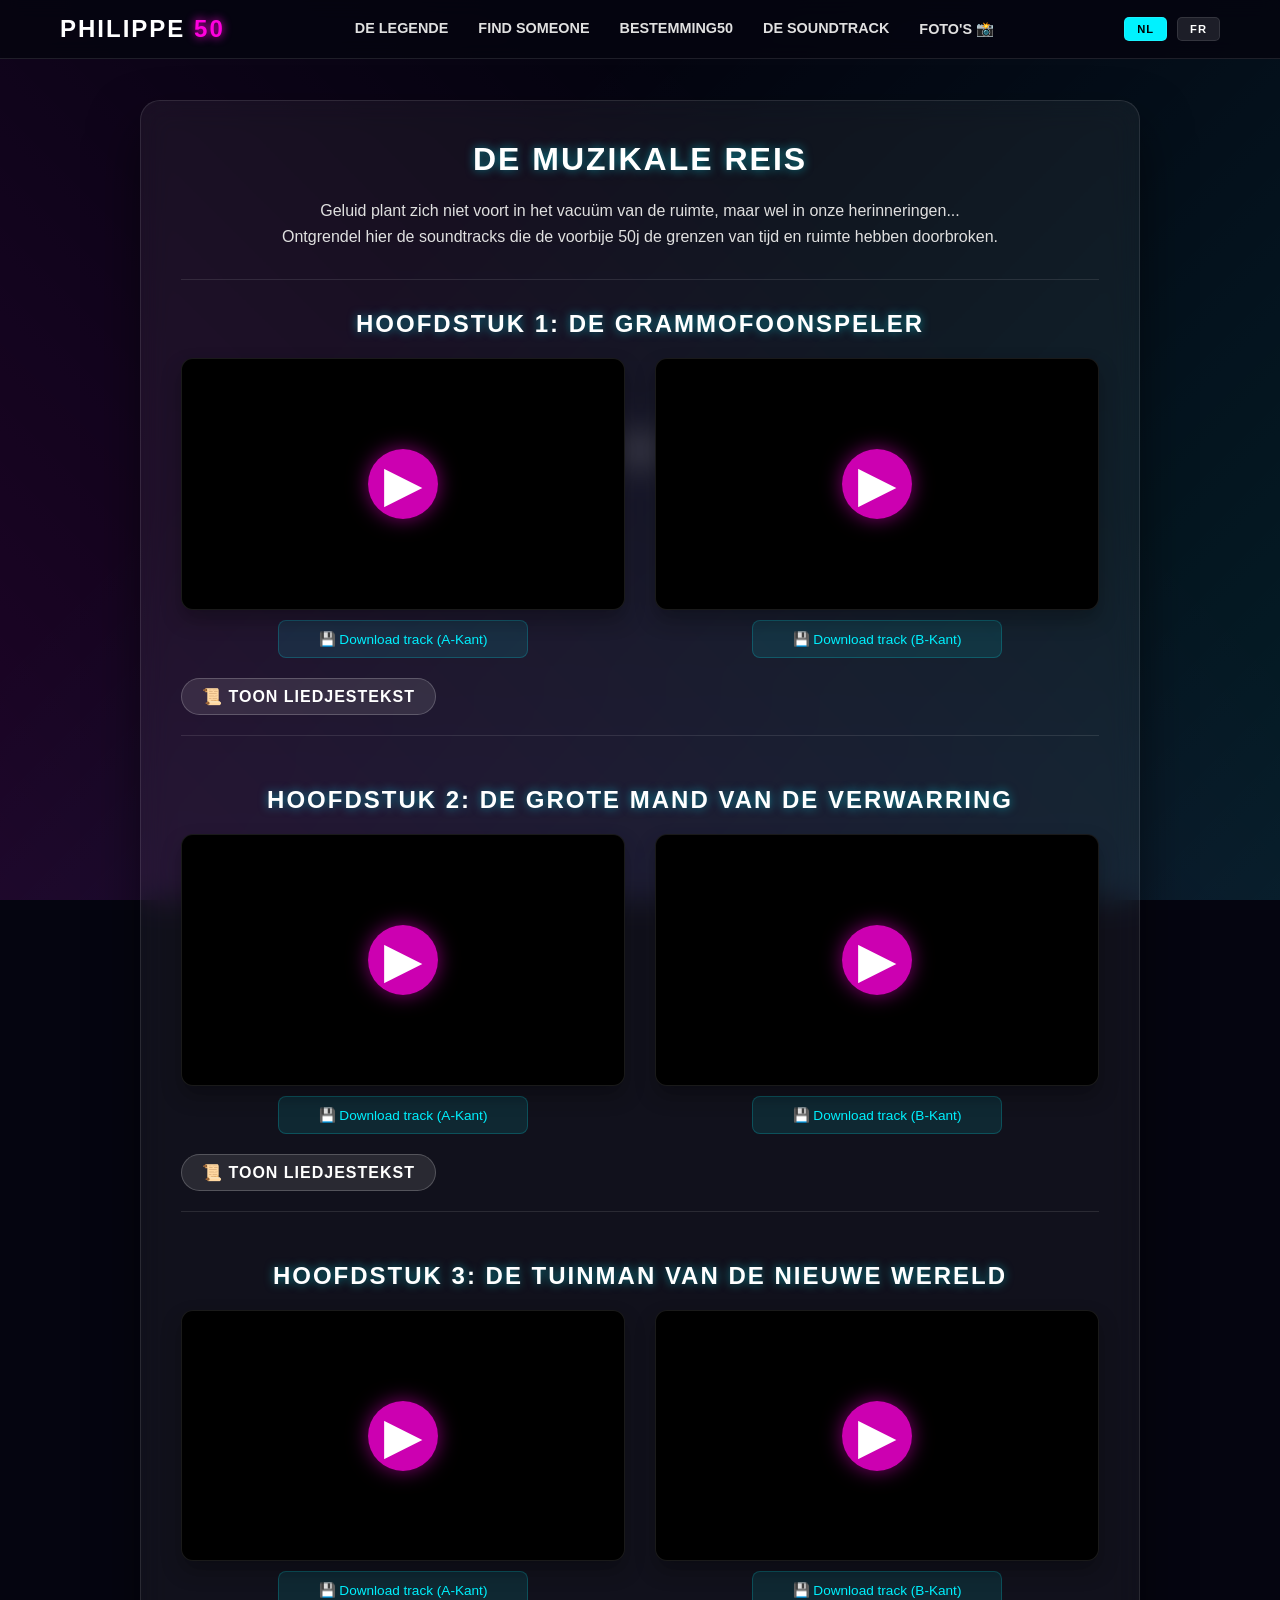
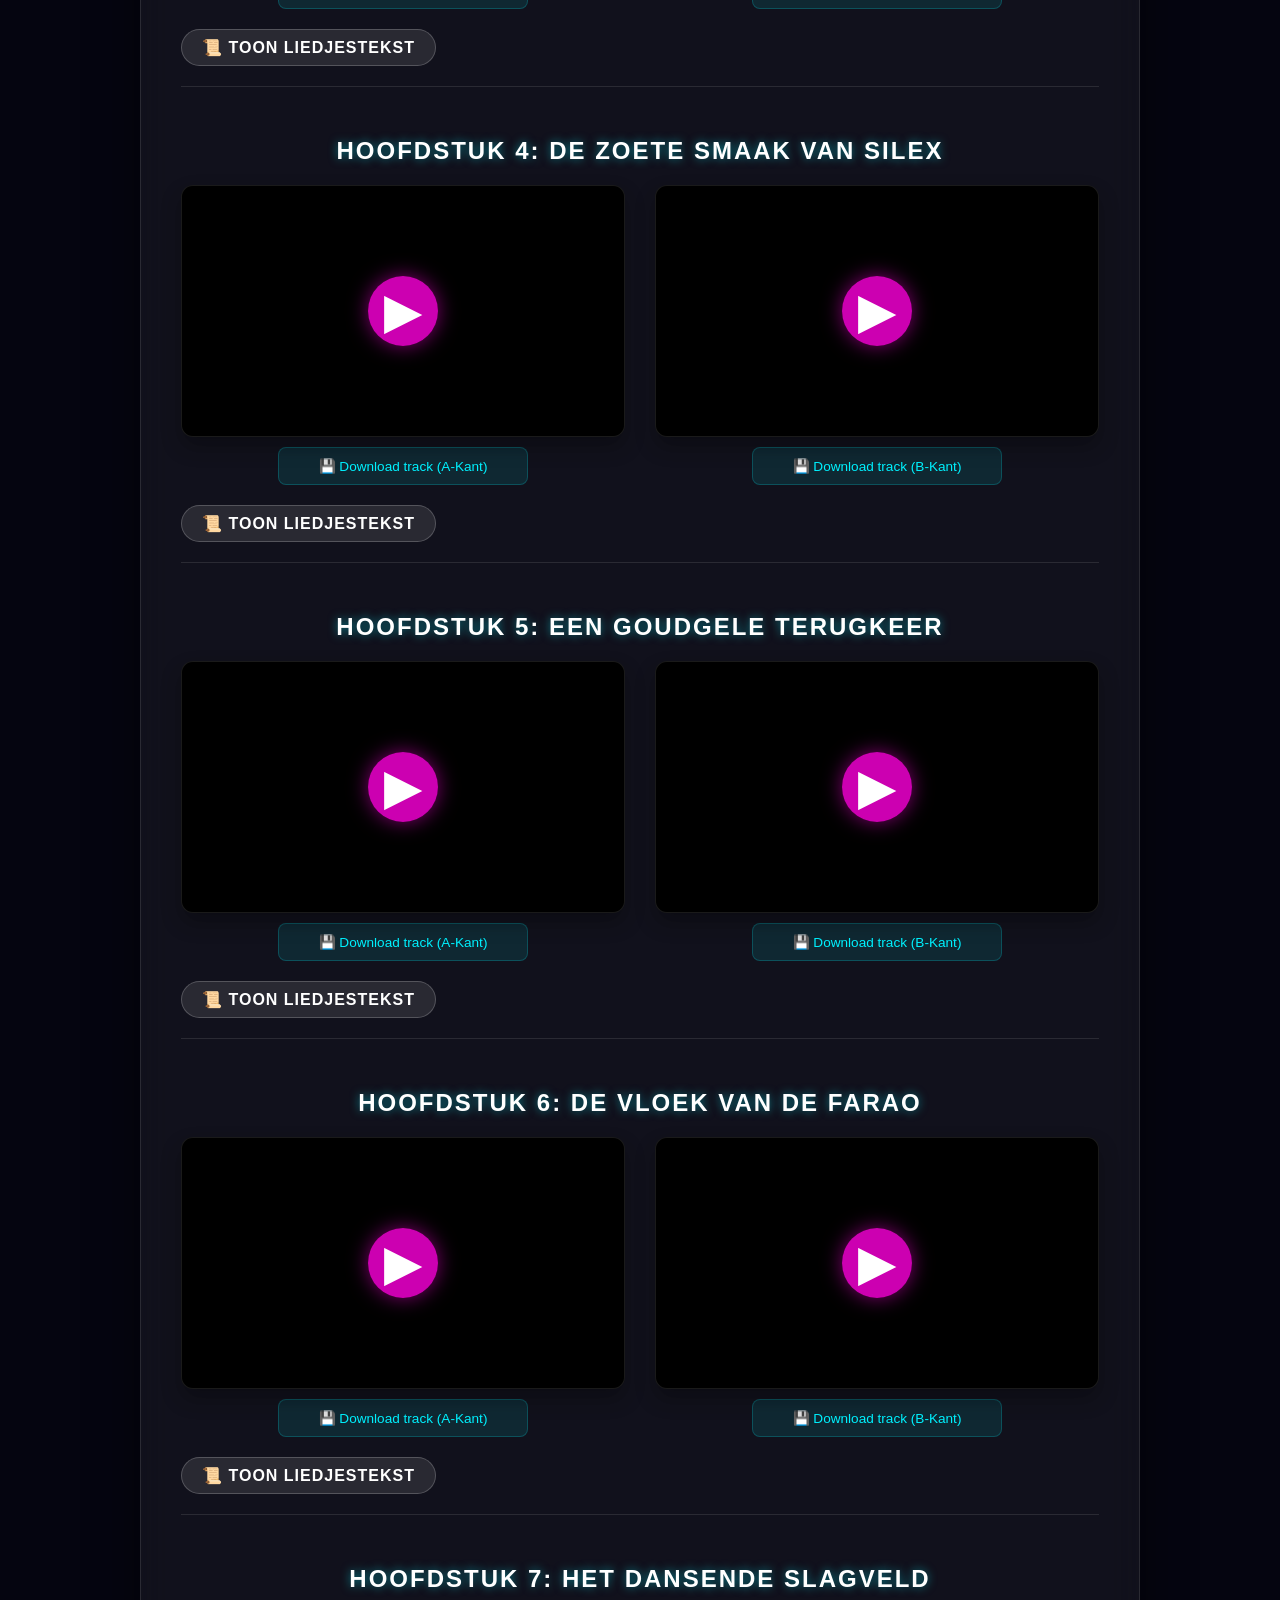
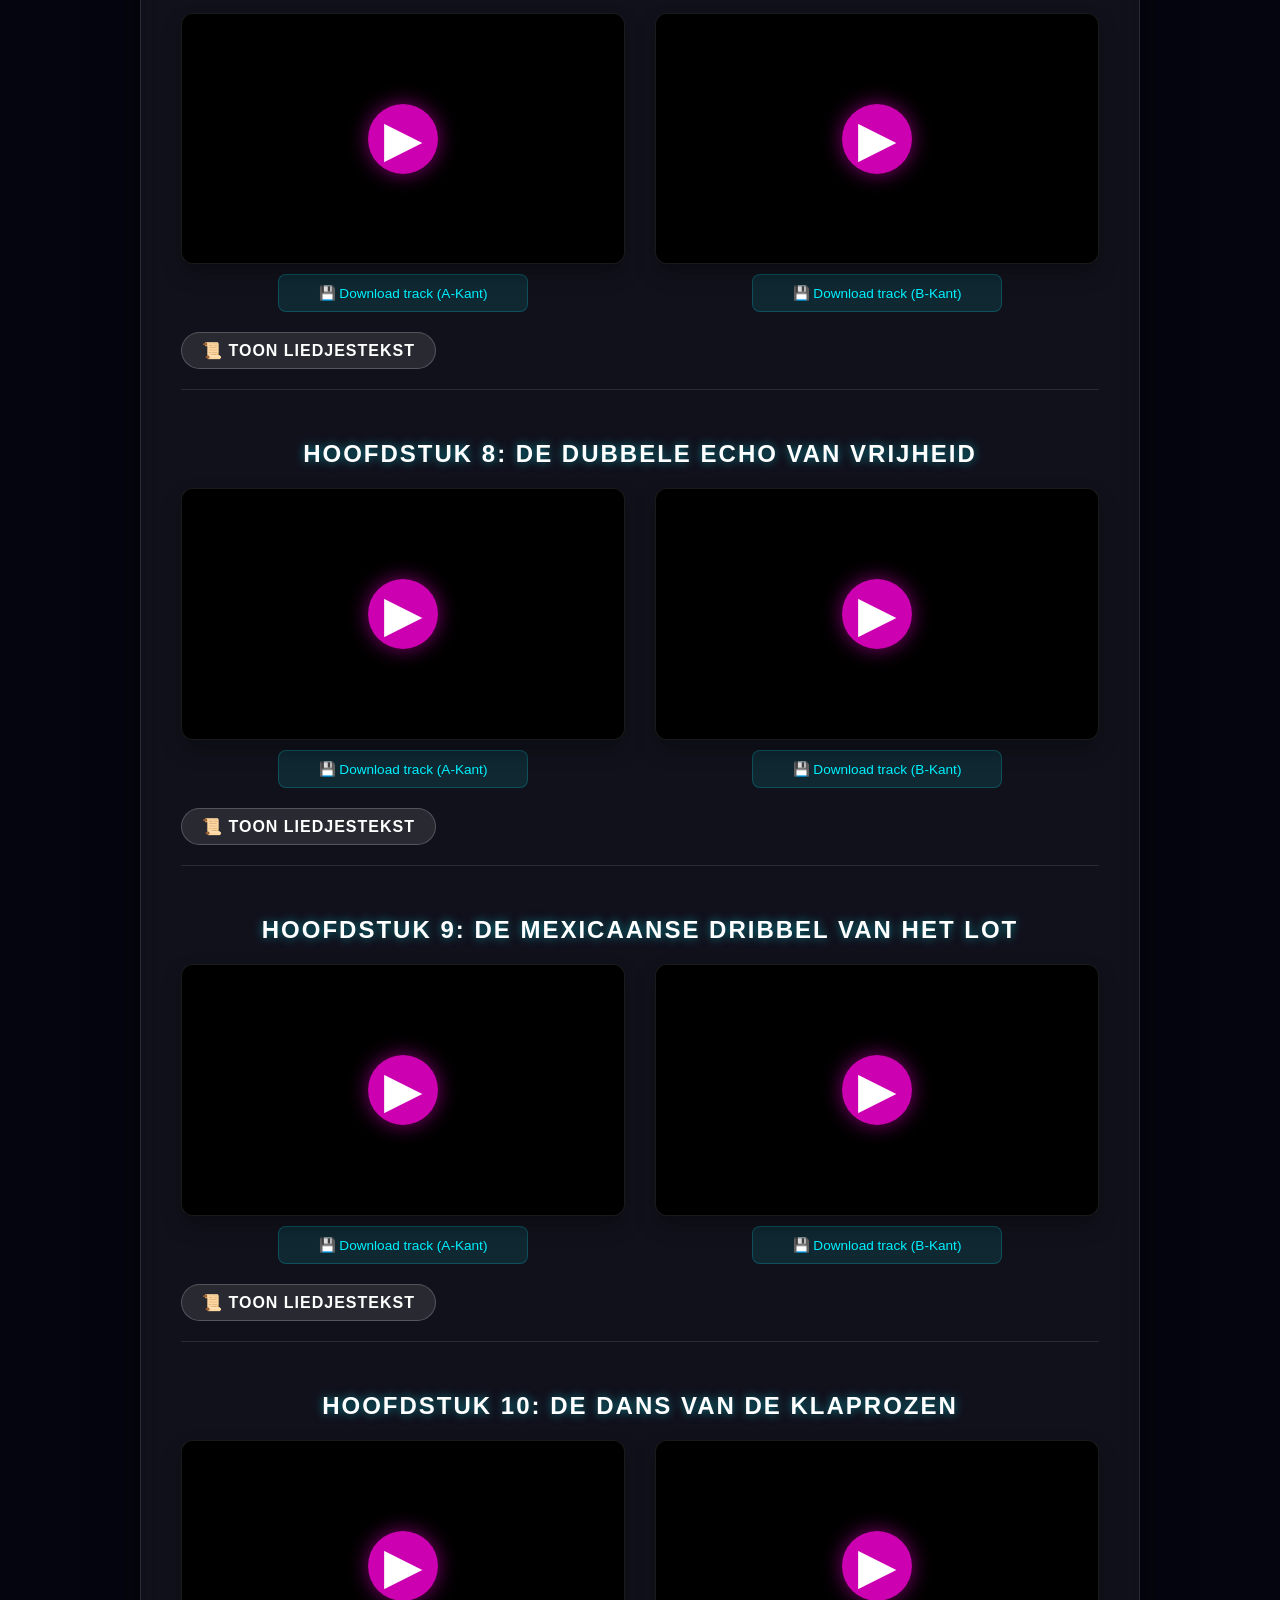
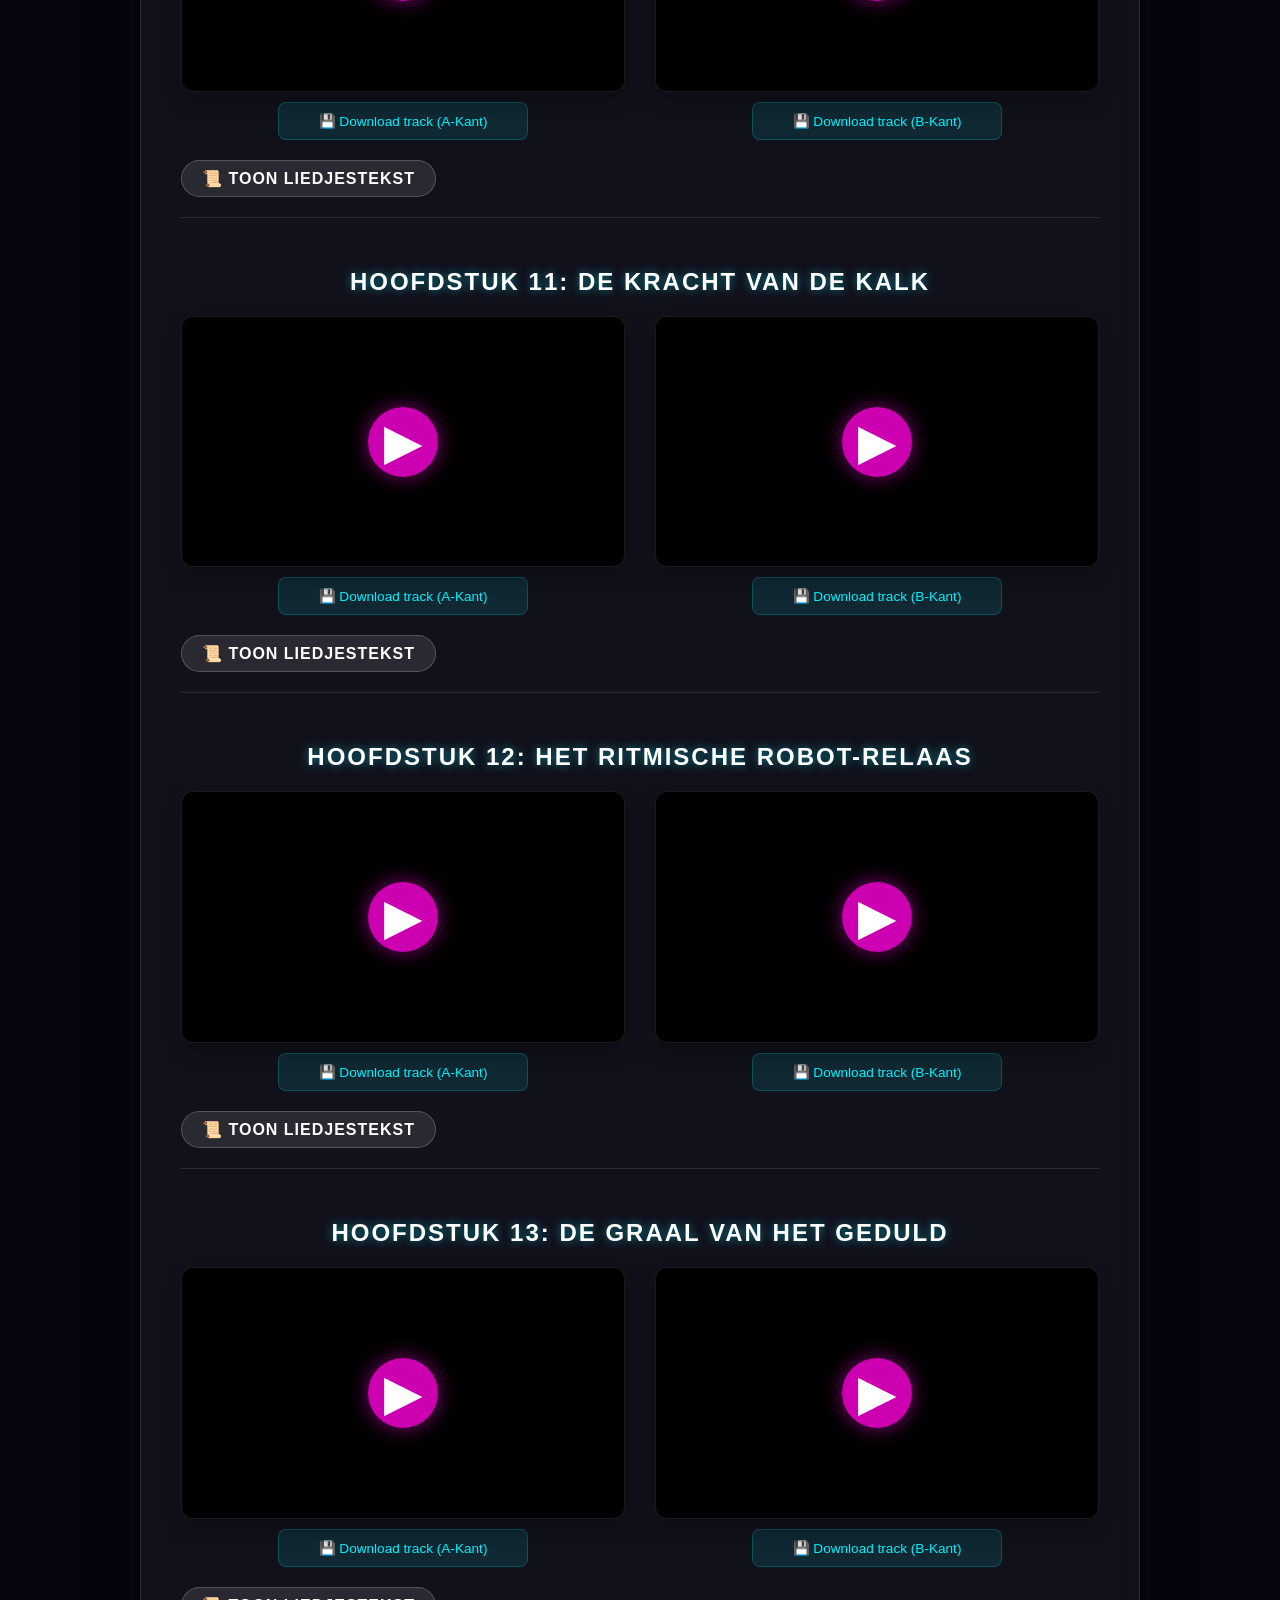
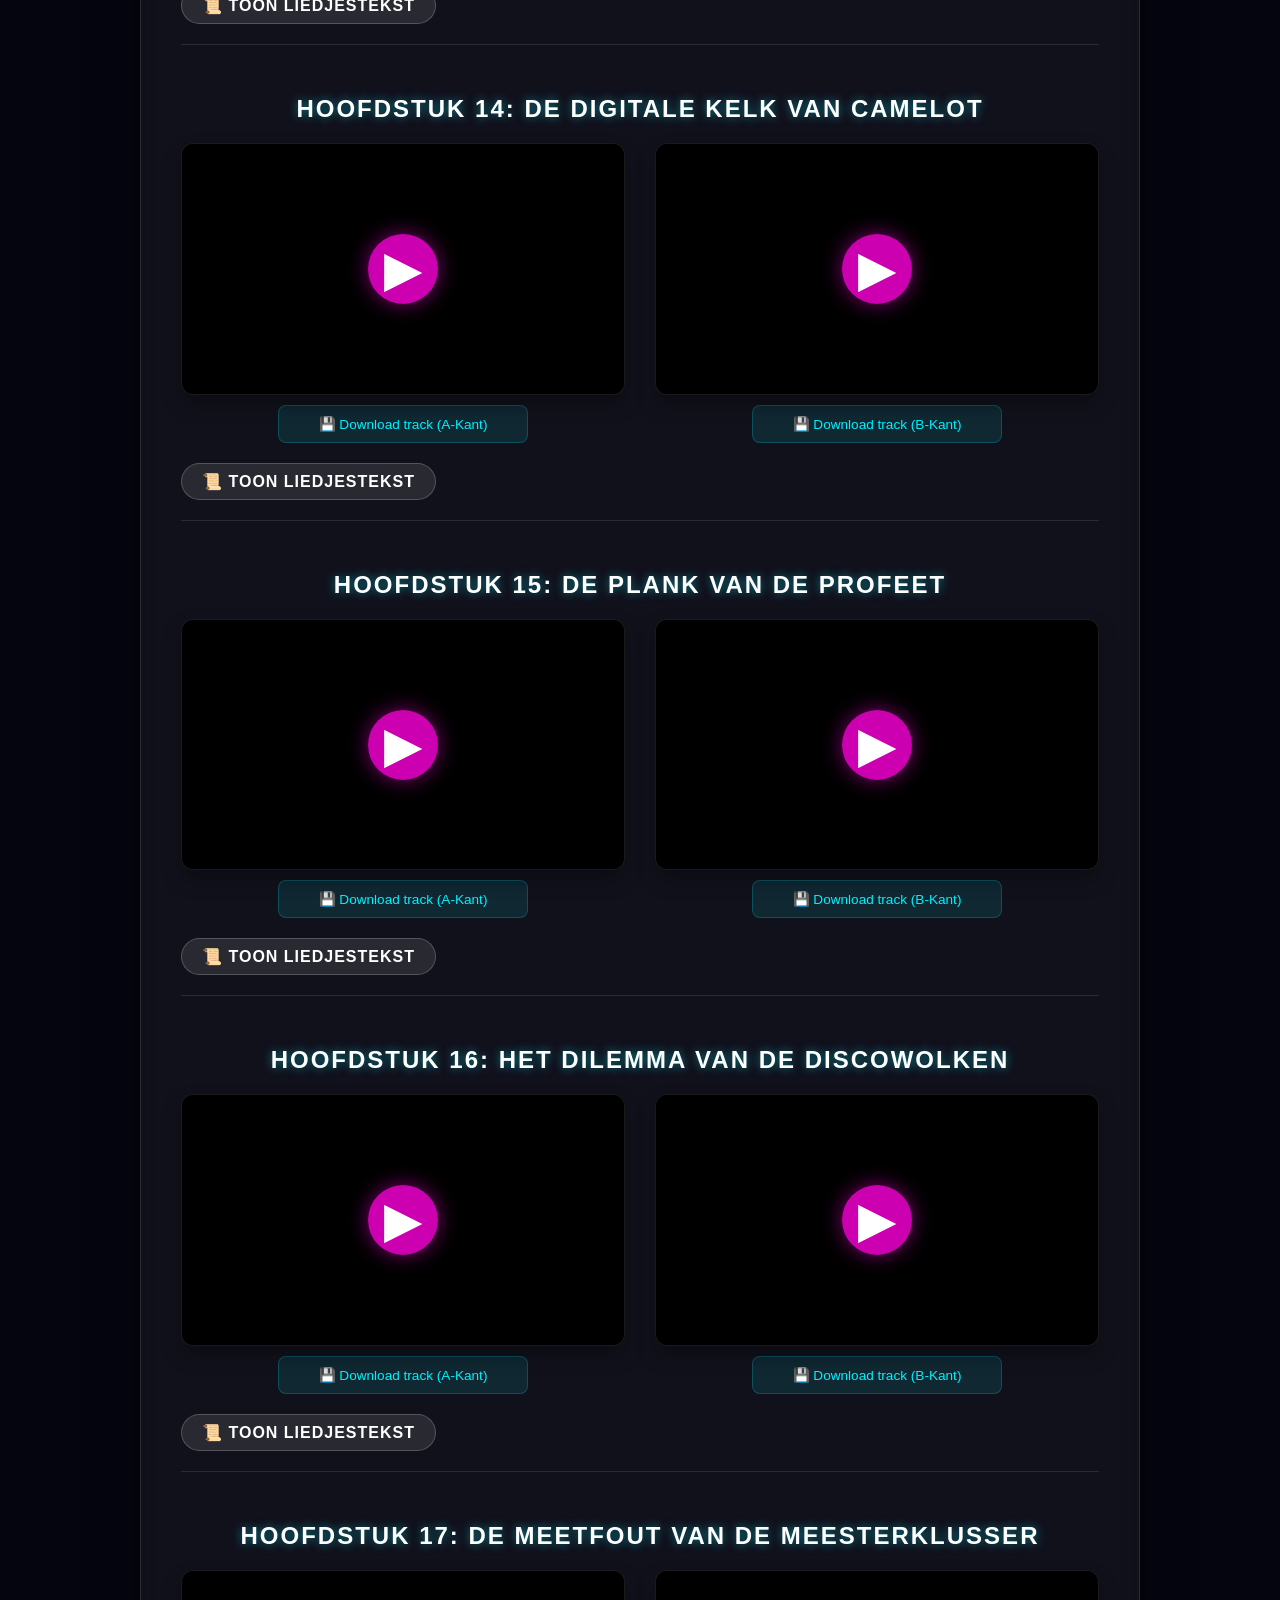
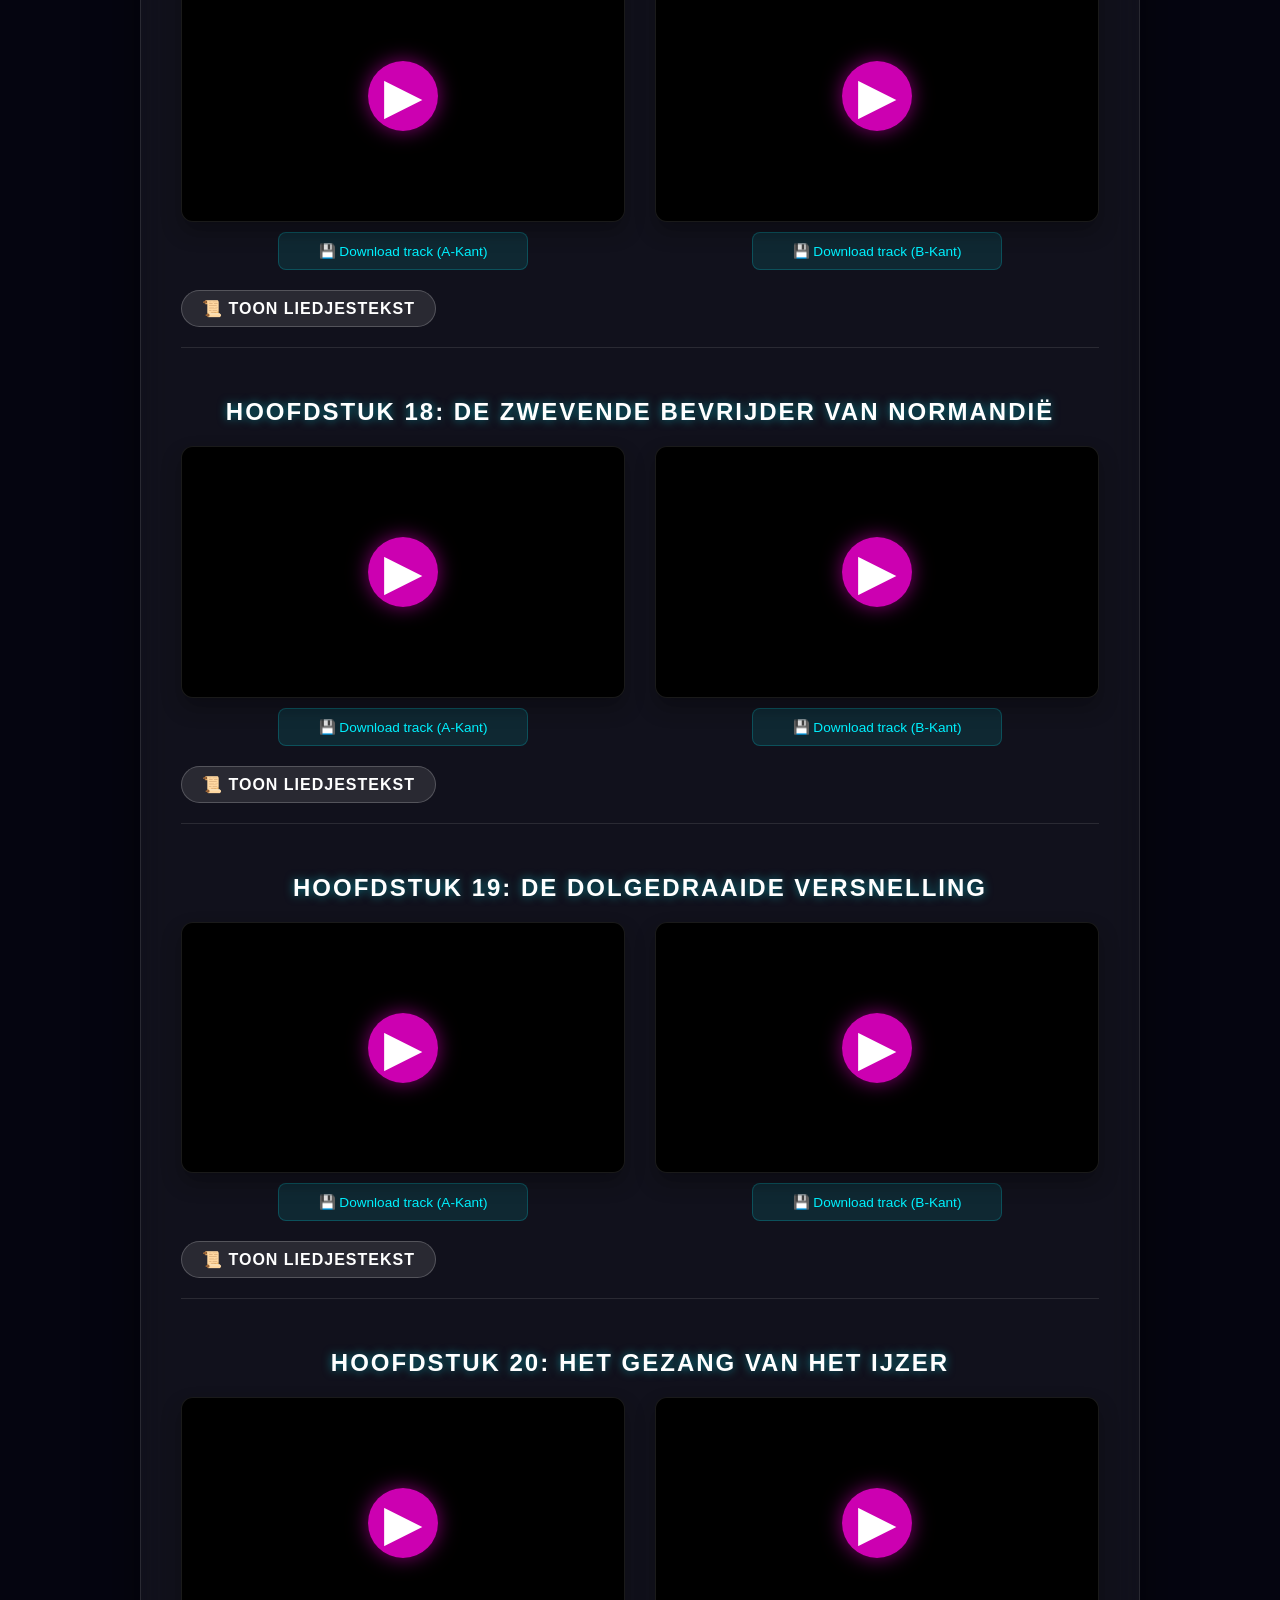
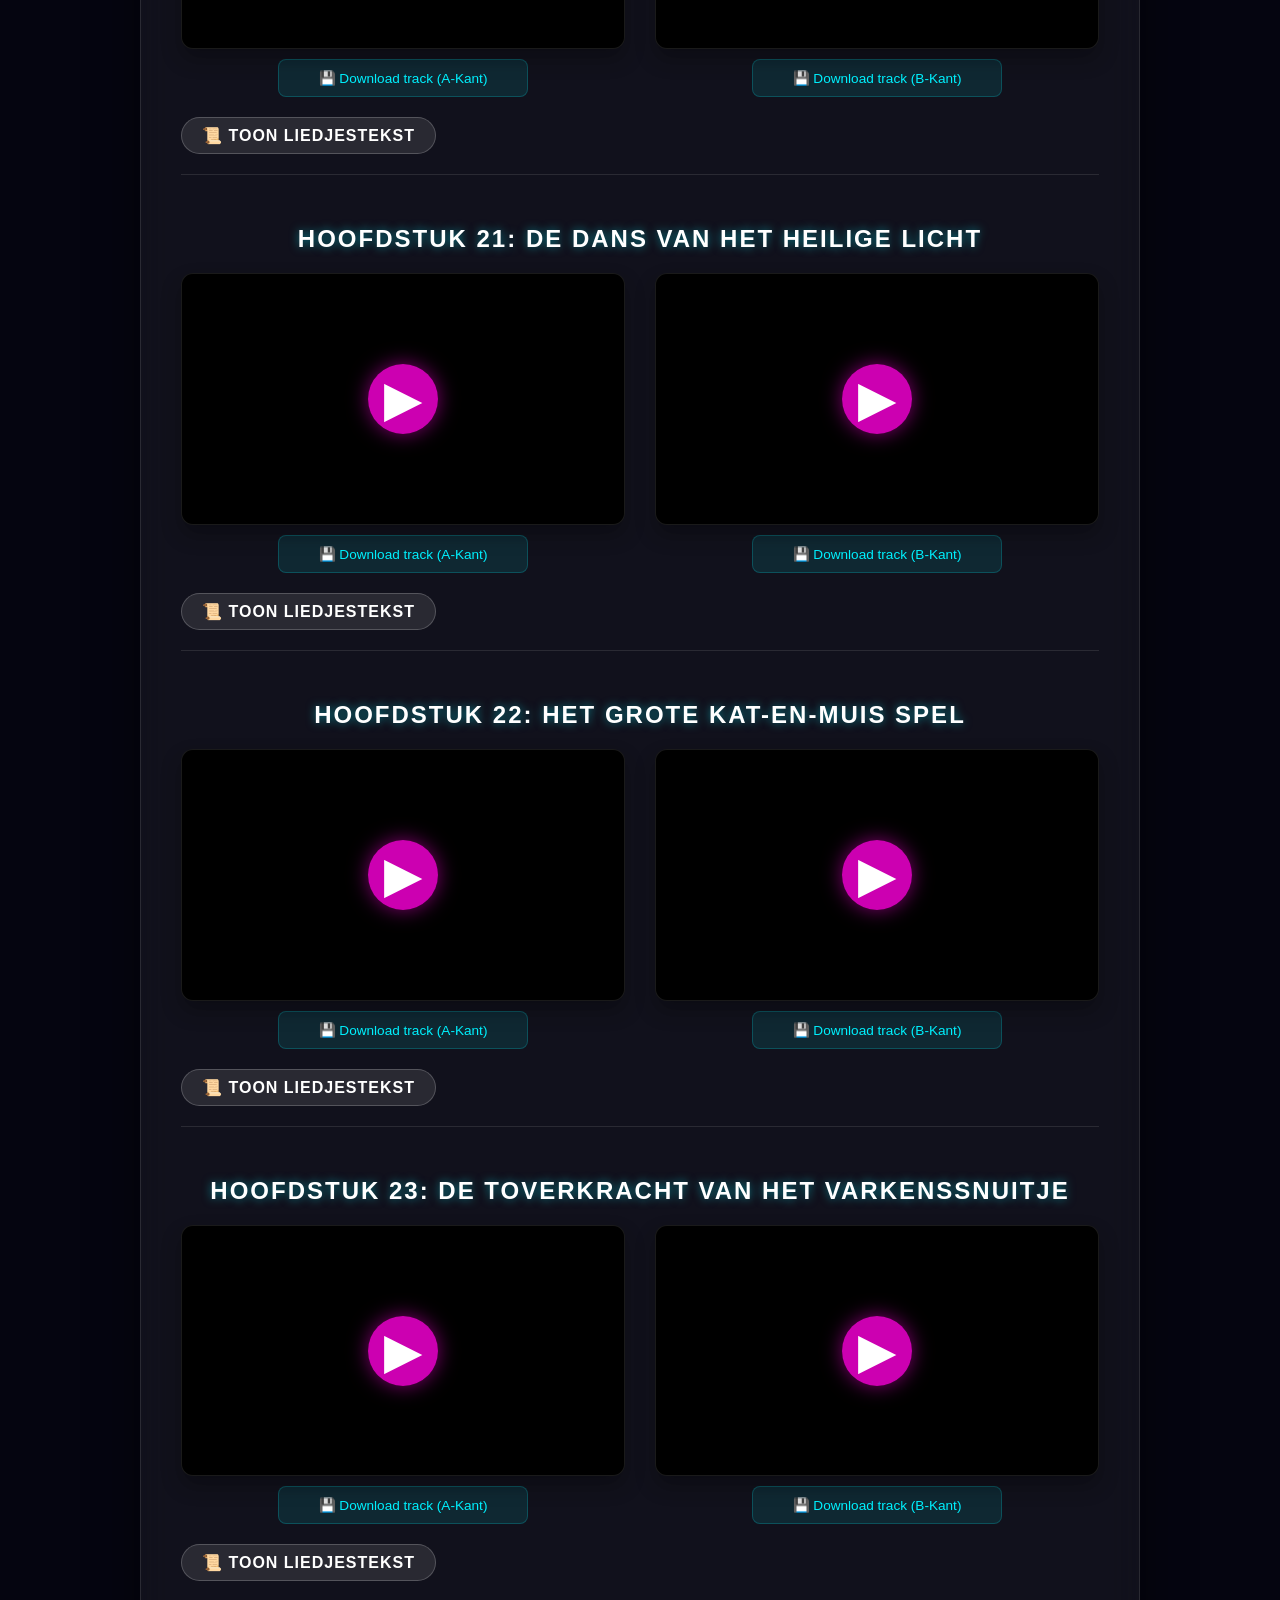
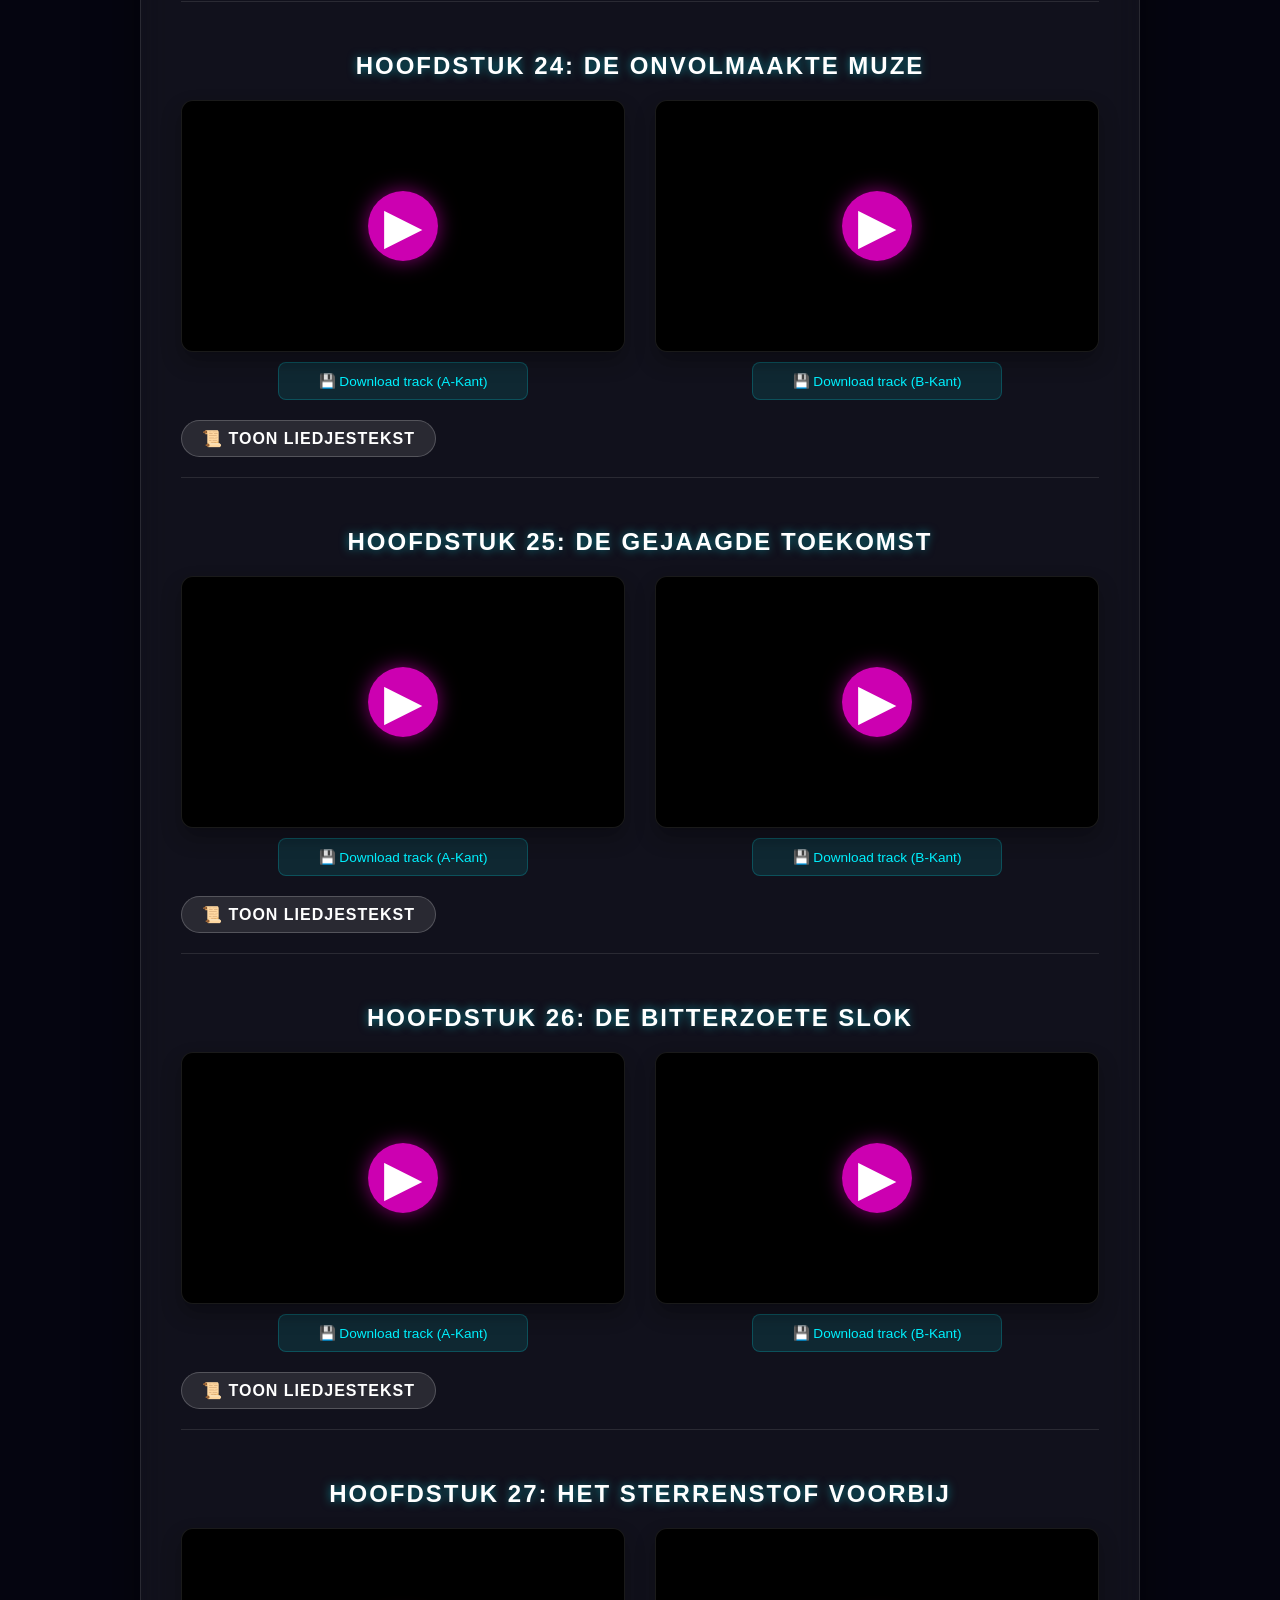
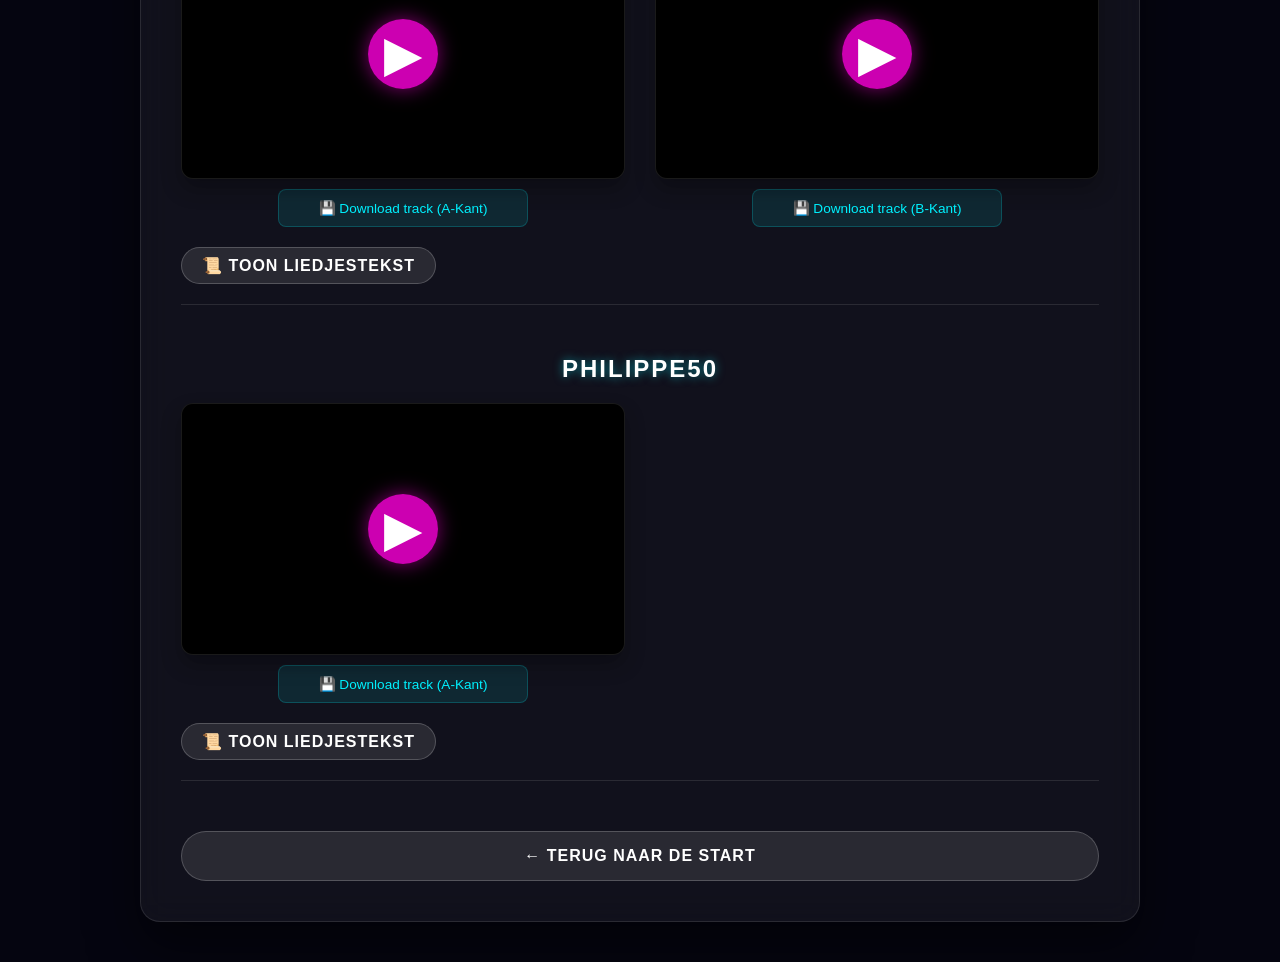
<file: verhaal/soundtrack.html>
<!DOCTYPE html>
<html lang="nl">
<head>
    <meta charset="UTF-8">
    <meta name="viewport" content="width=device-width, initial-scale=1.0">
    <title data-i18n="soundtrack-page-title">De Soundtrack - Philippe 50</title>
    <link rel="stylesheet" href="../philippe50.css">
    <link rel="stylesheet" href="soundtrack.css">
</head>
<body>
    <div class="stars-container"></div>
    
    <div id="nav-placeholder"></div>

    <div class="card-container" style="max-width: 1000px; margin-top: 100px;">
        <div class="glass-card fade-in">
            <h1 style="text-align: center;" data-i18n="sound-title">De Muzikale Reis</h1>
            <p style="text-align: center;" data-i18n="sound-desc">
                Geluid plant zich niet voort in het vacuüm van de ruimte, maar wel in onze herinneringen... <br>
                Ontgrendel hier de soundtracks die de voorbije 50j de grenzen van tijd en ruimte hebben doorbroken.
            </p>
            
            <hr style="border: 0; border-top: 1px solid rgba(255,255,255,0.1); margin: 30px 0;">

            <div id="soundtrack-list">
                <p style="text-align: center; font-style: italic; color: rgba(255,255,255,0.5);" data-i18n="sound-loading">
                    De instrumenten worden gestemd...
                </p>
            </div>

            <div style="text-align: center; margin-top: 40px;">
                <a href="../index.html" class="submit-btn-alt" data-i18n="back-link">← Terug naar de start</a>
            </div>
        </div>
    </div>

    <script src="../menu.js"></script>
    <script src="../philippe50.js"></script>
    <script src="soundtrack.js"></script>
</body>
</html>
</file>
<file: philippe50.css>
/* =========================================
    1. BASIS & RESET 
   ========================================= */
* {
    margin: 0;
    padding: 0;
    box-sizing: border-box;
    font-family: 'Segoe UI', Roboto, Helvetica, Arial, sans-serif;
}

body {
    background-color: #050510;
    color: #fff;
    display: flex;
    justify-content: center;
    align-items: center;
    min-height: 100vh;
    margin: 0;
    overflow-x: hidden;
}

/* Geanimeerde sterrenachtergrond */
.stars-container {
    position: fixed;
    top: 0;
    left: 0;
    width: 100%;
    height: 100%;
    z-index: -1;
    background: radial-gradient(circle at center, #1b2735 0%, #090a0f 100%);
    background-image: 
        radial-gradient(white, rgba(255,255,255,.2) 2px, transparent 40px),
        linear-gradient(45deg, rgba(255, 0, 255, 0.1) 0%, transparent 70%),
        linear-gradient(-45deg, rgba(0, 255, 255, 0.1) 0%, transparent 70%);
}

/* =========================================
    2. NAVIGATIEBALK (BOVENAAN)
   ========================================= */
.top-nav {
    position: fixed;
    top: 0;
    left: 0;
    width: 100%;
    background: rgba(5, 5, 16, 0.85);
    backdrop-filter: blur(10px);
    -webkit-backdrop-filter: blur(10px);
    border-bottom: 1px solid rgba(255, 255, 255, 0.1);
    z-index: 1000;
    padding: 15px 0;
}

.nav-container {
    max-width: 1200px;
    margin: 0 auto;
    display: flex;
    justify-content: space-between;
    align-items: center;
    padding: 0 20px;
}

.nav-logo {
    font-size: 1.5rem;
    font-weight: 800;
    text-decoration: none;
    color: #fff;
    letter-spacing: 2px;
}

.nav-logo .accent {
    color: #ff00de;
    text-shadow: 0 0 10px #ff00de;
}

.nav-menu {
    display: flex;
    gap: 30px;
}

.mobile-nav-toggle {
    display: none;
    flex-direction: column;
    justify-content: space-around;
    width: 30px;
    height: 25px;
    background: transparent;
    border: none;
    cursor: pointer;
    padding: 0;
    z-index: 1001;
    margin: 0;
}

.mobile-nav-toggle span {
    width: 30px;
    height: 3px;
    background: #00f2ff;
    border-radius: 10px;
    transition: all 0.3s linear;
}

.nav-link {
    text-decoration: none;
    color: #e0e0e0;
    font-size: 0.9rem;
    font-weight: 600;
    text-transform: uppercase;
    transition: 0.3s;
}

.nav-link:hover {
    color: #00f2ff;
    text-shadow: 0 0 8px #00f2ff;
}

.language-switch-nav {
    display: flex;
    gap: 10px;
}

.language-switch-nav button {
    width: auto !important;
    padding: 5px 12px !important;
    margin: 0 !important;
    font-size: 0.7rem !important;
    background: rgba(255, 255, 255, 0.1);
    color: #fff;
    border-radius: 5px;
    border: 1px solid rgba(255,255,255,0.1);
}

.language-switch-nav button.active-lang {
    background: #00f2ff !important;
    color: #000 !important;
}

/* =========================================
    3. DASHBOARD & CONTAINERS
   ========================================= */
.card-container {
    width: 90%;
    max-width: 1200px;
    margin: 100px auto 40px auto;
    position: relative;
}

.main-dashboard {
    display: grid;
    grid-template-columns: repeat(auto-fit, minmax(300px, 1fr));
    gap: 30px;
    width: 100%;
}

.glass-card {
    background: rgba(255, 255, 255, 0.05);
    backdrop-filter: blur(15px);
    -webkit-backdrop-filter: blur(15px);
    border: 1px solid rgba(255, 255, 255, 0.1);
    border-radius: 20px;
    padding: 40px;
    box-shadow: 0 25px 50px rgba(0, 0, 0, 0.5);
    text-align: center;
    transition: transform 0.3s ease, border-color 0.3s ease;
}

.section-card:hover {
    transform: translateY(-5px);
    border-color: #ff00de;
    box-shadow: 0 15px 35px rgba(255, 0, 222, 0.2);
}

/* =========================================
    4. TYPOGRAFIE & TITELS
   ========================================= */
h1, h2, h3 {
    margin-bottom: 20px;
    font-weight: 700;
    text-transform: uppercase;
    letter-spacing: 2px;
    color: #fff;
    text-shadow: 0 0 10px rgba(0, 242, 255, 0.5);
}

p {
    line-height: 1.6;
    margin-bottom: 20px;
    color: #e0e0e0;
}

/* =========================================
    5. FORMULIER ELEMENTEN
   ========================================= */
.input-group {
    margin-bottom: 25px;
    text-align: left;
}

label {
    display: block;
    margin-bottom: 8px;
    font-size: 0.9rem;
    color: #00f2ff;
    font-weight: 600;
}

input, textarea {
    width: 100%;
    padding: 12px 15px;
    background: rgba(255, 255, 255, 0.07);
    border: 1px solid rgba(255, 255, 255, 0.2);
    border-radius: 10px;
    color: #fff;
    font-size: 1rem;
    outline: none;
    transition: all 0.3s ease;
}

input:focus, textarea:focus {
    border-color: #ff00de;
    background: rgba(255, 255, 255, 0.12);
    box-shadow: 0 0 15px rgba(255, 0, 222, 0.3);
}

/* =========================================
    6. KNOPPEN (NEON STIJL)
   ========================================= */
button, .submit-btn, .submit-btn-alt {
    width: 100%;
    padding: 15px;
    margin-top: 10px;
    border: none;
    border-radius: 50px;
    background: linear-gradient(90deg, #ff00de, #00f2ff);
    color: #000;
    font-size: 1rem;
    font-weight: 800;
    text-transform: uppercase;
    letter-spacing: 1px;
    cursor: pointer;
    transition: transform 0.2s, box-shadow 0.2s;
    text-align: center;
    display: block;
    text-decoration: none;
}

.submit-btn-alt {
    background: rgba(255, 255, 255, 0.1);
    color: #fff;
    border: 1px solid rgba(255, 255, 255, 0.2);
}

button:hover, .submit-btn:hover, .submit-btn-alt:hover {
    transform: translateY(-2px);
    box-shadow: 0 0 20px rgba(0, 242, 255, 0.6);
}

/* =========================================
    7. SOUNDTRACK ENGINE (NIEUW)
   ========================================= */
.soundtrack-grid {
    display: grid;
    grid-template-columns: repeat(auto-fit, minmax(300px, 1fr));
    gap: 20px;
    margin-top: 20px;
}

.video-container {
    position: relative;
    padding-bottom: 56.25%;
    height: 0;
    overflow: hidden;
    border-radius: 10px;
    background: rgba(0,0,0,0.3);
    border: 1px solid rgba(255,255,255,0.1);
}

.video-container iframe {
    position: absolute;
    top: 0;
    left: 0;
    width: 100%;
    height: 100%;
    border: none;
}

.lyrics-section {
    background: rgba(255, 255, 255, 0.05);
    padding: 20px;
    border-radius: 12px;
    margin-top: 15px;
    font-style: italic;
    font-size: 0.95rem;
    line-height: 1.6;
    display: none;
    border-left: 3px solid #ff00de;
    text-align: left;
}

.download-link {
    display: inline-block;
    margin-top: 10px;
    color: #00f2ff;
    text-decoration: none;
    font-size: 0.85rem;
    background: rgba(0, 242, 255, 0.1);
    padding: 8px 15px;
    border-radius: 5px;
    transition: 0.3s;
    border: 1px solid rgba(0, 242, 255, 0.2);
}

.download-link:hover { 
    background: rgba(0, 242, 255, 0.3);
    box-shadow: 0 0 10px rgba(0, 242, 255, 0.4);
}

.story-soundtrack {
    margin-bottom: 60px;
    padding-bottom: 30px;
    border-bottom: 1px solid rgba(255,255,255,0.1);
    text-align: left;
}

/* =========================================
    8. ANIMATIES & UTILS
   ========================================= */
.fade-in {
    animation: fadeIn 1s ease-in forwards;
}

@keyframes fadeIn {
    from { opacity: 0; transform: translateY(10px); }
    to { opacity: 1; transform: translateY(0); }
}

#error-container {
    background: rgba(255, 0, 222, 0.15);
    padding: 10px;
    border-radius: 8px;
    border: 1px solid #ff00de;
}

/* =========================================
    9. VASTE ELEMENTEN (FAB & HELP)
   ========================================= */
.legend-fab {
    all: unset !important;
    position: fixed !important;
    bottom: 30px !important;
    left: 30px !important;
    width: 60px !important;
    height: 60px !important;
    background-color: #ff00de !important;
    border-radius: 50% !important;
    z-index: 999999 !important;
    display: flex !important;
    align-items: center !important;
    justify-content: center !important;
    cursor: pointer !important;
    transition: transform 0.2s ease-in-out !important;
    box-shadow: 0 0 20px rgba(255, 0, 222, 0.7) !important;
    font-size: 24px;
}

.help-button {
    position: fixed !important;
    bottom: 30px !important;
    right: 30px !important;
    width: 85px !important;
    height: 85px !important;
    background: rgba(0, 242, 255, 0.05) !important; 
    backdrop-filter: blur(10px);
    -webkit-backdrop-filter: blur(10px);
    border: 2px solid #00f2ff !important;
    border-radius: 50% !important;
    color: #00f2ff !important;
    z-index: 999999 !important;
    display: flex !important;
    align-items: center !important;
    justify-content: center !important;
    cursor: pointer !important;
    text-decoration: none !important;
    box-shadow: 0 0 15px rgba(0, 242, 255, 0.3) !important;
    transition: all 0.4s ease !important;
    overflow: hidden;
    text-align: center;
}

.help-button::before {
    content: "?";
    font-size: 32px;
    font-weight: bold;
    position: absolute;
    transition: opacity 0.3s, transform 0.3s;
}

.help-tooltip {
    all: unset;
    font-size: 11px;
    font-weight: 800;
    text-transform: uppercase;
    line-height: 1.2;
    opacity: 0;
    transform: scale(0.5);
    transition: opacity 0.3s, transform 0.3s;
    pointer-events: none;
    padding: 5px;
    display: block;
}

.help-button:hover {
    background: rgba(0, 242, 255, 0.2) !important;
    box-shadow: 0 0 25px rgba(0, 242, 255, 0.6) !important;
    transform: scale(1.1);
}

.help-button:hover::before {
    opacity: 0;
    transform: scale(0);
}

.help-button:hover .help-tooltip {
    opacity: 1;
    transform: scale(1);
}

/* =========================================
    10. MEDIA QUERIES
   ========================================= */
@media (max-width: 768px) {
    .nav-menu {
        display: none; 
        position: absolute;
        top: 100%;
        left: 0;
        width: 100%;
        background: rgba(5, 5, 16, 0.95);
        flex-direction: column;
        padding: 20px;
        gap: 20px;
        text-align: center;
        border-bottom: 1px solid #00f2ff;
    }

    .nav-menu.active {
        display: flex; 
    }

    .mobile-nav-toggle {
        display: flex;
    }

    .card-container {
        width: 95%;
        margin-top: 80px;
    }

    .main-dashboard {
        grid-template-columns: 1fr;
        gap: 20px;
    }

    .glass-card {
        padding: 25px 20px;
    }

    h1 { font-size: 1.5rem; }
    h2 { font-size: 1.2rem; }

    .legend-fab {
        width: 50px !important;
        height: 50px !important;
        bottom: 20px !important;
        left: 20px !important;
    }

    .help-button {
        width: 65px !important;
        height: 65px !important;
        bottom: 20px !important;
        right: 20px !important;
    }
}


/* Styling voor de Download Hub */
/* =========================================
    11. COMPACTE DOWNLOAD HUB
   ========================================= */
.download-hub {
    text-align: center;
    margin: 0 auto 20px auto; /* Minder ruimte onder de hub */
    padding: 10px; /* Minder padding voor minder hoogte */
    background: transparent; /* Geen achtergrondvlak voor meer rust */
    border: none;
}

#download-intro {
    font-size: 0.85rem;
    margin-bottom: 10px;
    opacity: 0.8;
}

.download-options {
    display: flex;
    justify-content: center;
    align-items: center;
    gap: 12px; /* Ruimte tussen de knoppen */
    flex-wrap: wrap;
}

.download-link-box {
    text-decoration: none;
    color: #fff;
    display: flex;
    flex-direction: row; /* Icoon en tekst naast elkaar */
    align-items: center;
    transition: all 0.3s ease;
    border-radius: 8px;
    padding: 8px 15px; /* Compacte hoogte */
}

/* De primaire tweetalige knop */
.download-link-box.primary {
    background: rgba(0, 242, 255, 0.1);
    border: 1px solid #00f2ff;
    box-shadow: 0 0 10px rgba(0, 242, 255, 0.2);
}

/* De secundaire eentalige knoppen */
.download-link-box.secondary {
    background: rgba(255, 255, 255, 0.05);
    border: 1px solid rgba(255, 255, 255, 0.2);
}

.download-link-box:hover {
    transform: translateY(-2px);
    background: rgba(255, 0, 222, 0.1);
    border-color: #ff00de;
    box-shadow: 0 0 15px rgba(255, 0, 222, 0.3);
}

.download-link-box .icon { 
    font-size: 1.1rem; 
    margin-right: 8px; /* Ruimte rechts van icoon ipv eronder */
    margin-bottom: 0; 
}

.download-link-box .label { 
    font-size: 0.75rem; 
    font-weight: 600; 
    text-transform: uppercase;
    white-space: nowrap; /* Tekst blijft op 1 lijn */
}

@media (max-width: 600px) {
    .download-options {
        flex-direction: column;
        width: 100%;
    }
    .download-link-box {
        width: 100%;
        max-width: 250px;
    }
}

/* De actieve taal krijgt een accentkleur (roze) */
.download-link-box.active-lang {
    opacity: 1 !important;
    border-color: #ff00de !important;
    background: rgba(255, 0, 222, 0.1) !important;
    box-shadow: 0 0 15px rgba(255, 0, 222, 0.4) !important;
}

/* ==========================================================================
   DROPDOWN MENU (FOTO'S) STYLING
   ========================================================================== */

.dropdown {
    position: relative;
    display: inline-block;
}

/* De stijl van de uitklapbak zelf */
.dropdown-content {
    display: none;
    position: absolute;
    background-color: rgba(25, 15, 45, 0.98); /* Donkere achtergrond passend bij je thema */
    min-width: 220px;
    box-shadow: 0px 8px 24px rgba(0, 0, 0, 0.5), 0px 0px 10px rgba(0, 242, 255, 0.2);
    border: 1px solid rgba(0, 242, 255, 0.2); /* Subtiele gloed rond het menu */
    border-radius: 10px;
    z-index: 999; /* Zorgt dat het menu áltijd bovenop andere elementen ligt */
    top: 100%;
    left: 0;
    margin-top: 5px;
    padding: 6px 0;
    overflow: hidden;
}

/* De links binnen het uitklapmenu */
.dropdown-content a {
    color: #ffffff !important;
    padding: 12px 18px;
    text-decoration: none;
    display: block;
    font-size: 0.95rem;
    transition: background 0.3s ease, color 0.3s ease;
    text-align: left;
}

/* Hover-effect wanneer je over een link in het menu gaat */
.dropdown-content a:hover {
    background: rgba(0, 242, 255, 0.15); /* Highlight effect */
    color: #00f2ff !important; /* Tekst kleurt mee op */
}

/* Zorg dat het menu opent bij hover (Desktop) */
.dropdown:hover .dropdown-content {
    display: block;
}

/* Mobiele aanpassingen (zodat het onder elkaar schuift op telefoons) */
@media (max-width: 768px) {
    .dropdown {
        display: block;
        width: 100%;
        text-align: center;
    }
    
    .dropdown-content {
        position: relative;
        top: 0;
        box-shadow: none;
        border: none;
        background: rgba(255, 255, 255, 0.03);
        margin: 0 auto;
        width: 100%;
        display: none; /* Verbergt de lijst standaard op mobiel */
        max-height: none;
        padding: 0;
    }

    .dropdown-content a {
        text-align: center; /* Lijn de links mooi uit in het midden op mobiel */
        padding: 10px 0;
    }

    /* Zorg dat op mobiel de links verschijnen als de dropdown wordt aangeraakt */
    .dropdown:hover .dropdown-content {
        display: block;
    }

}
</file>
<file: find-someone/find-someone.css>
/* ALGEMENE STYLING */
body { 
    margin: 0; 
    padding: 0; 
    background: #0b0b13; 
    font-family: 'Helvetica Neue', Helvetica, Arial, sans-serif;
    color: white; /* Tekst buiten de documenten is wit */
    /* FIX: Geen flex op body om layout-conflicten met Philippe50 te vermijden */
    display: block; 
}

/* Zorg dat de menubalk van Philippe altijd bovenaan zichtbaar blijft */
#nav-placeholder {
    width: 100%;
    position: relative;
    z-index: 2000;
}

/* BEDIENINGSPANEEL */
.no-print { 
    background: rgba(15, 15, 25, 0.85); 
    backdrop-filter: blur(10px);
    -webkit-backdrop-filter: blur(10px);
    padding: 10px 15px; 
    text-align: center; 
    position: sticky; 
    top: 65px; /* Plakt onder de Philippe nav-balk */
    z-index: 1000; 
    box-shadow: 0 4px 20px rgba(0,0,0,0.6);
    border-bottom: 1px solid rgba(0, 242, 255, 0.3);
    width: 100% !important;
    left: 0;
    right: 0;
    box-sizing: border-box;
    /* Extra marge om ruimte te maken voor de vaste top-nav */
    margin-top: 65px; 
}

.no-print h1 { 
    font-size: 16px; 
    margin: 0 0 5px 0; 
    font-family: 'Orbitron', sans-serif; 
    color: #00f2ff; 
    line-height: 1;
}

/* Knoppen compact en op één lijn */
.button-group { 
    display: flex; 
    justify-content: center; 
    align-items: center;
    flex-wrap: nowrap; 
    gap: 8px; 
    margin-top: 5px; 
}

/* Specifieke reset voor knoppen in de bingo-balk */
.no-print button {
    padding: 6px 12px; 
    border: none; 
    border-radius: 6px; 
    cursor: pointer; 
    font-weight: bold; 
    font-size: 11px;
    white-space: nowrap; 
    width: auto !important; 
    line-height: 1.2;
    display: inline-block;
}

.btn-main { background: #00f2ff; color: #0b0b13; }
.btn-kids { background: #ffcc00; color: #0b0b13; }

/* BOEK PREVIEW OP SCHERM */
.book-container {
    display: flex; 
    flex-direction: column; 
    align-items: center;
    gap: 25px;
    padding: 20px;
    width: 100%;
    box-sizing: border-box;
}

/* HET LIGGENDE A4 BLAD (Spread) */
.a4-page {
    width: 29.7cm;
    height: 21cm;
    background-color: white !important;
    color: black !important; 
    position: relative;
    box-shadow: 0 0 20px rgba(0,0,0,0.7);
    margin: 0 auto;
    
    /* Verdeel in twee A5-helften */
    display: grid;
    grid-template-columns: 14.85cm 14.85cm;
    overflow: hidden;
}

/* RESPONSIVE PREVIEW VOOR MOBIEL */
@media screen and (max-width: 30cm) {
    .a4-page {
        width: 95vw;
        height: auto;
        display: flex;
        flex-direction: column;
        margin-bottom: 20px;
    }
    .a5-side {
        width: 100% !important;
        height: 67vw !important; 
    }
}

/* DE INDIVIDUELE A5 PAGINA'S */
.a5-side {
    width: 14.85cm;
    height: 21cm;
    position: relative;
    background-size: 100% 100%;
    background-repeat: no-repeat;
    box-sizing: border-box;
}

/* ACHTERGRONDEN PER PAGINA */
.side-1 { background-image: url('../img/Dia1.PNG'); }
.side-2 { background-image: url('../img/Dia2.PNG'); }
.side-3 { 
    background-image: url('../img/Dia3.PNG'); 
    display: flex;
    justify-content: center;
    align-items: center;
}
.side-4 { background-image: url('../img/Dia4.PNG'); }

/* HET ROOSTER (Nu op Pagina 2) */
.grid-container {
    display: grid;
    grid-template-columns: repeat(3, 1fr);
    grid-template-rows: repeat(4, 1fr);
    position: absolute;
    top: 4.5cm; left: 1.2cm; right: 1.2cm; bottom: 4.5cm; 
    border: 1.5px solid #000;
}
.cell {
    border: 1px solid #000;
    padding: 6px;
    display: flex;
    flex-direction: column;
    justify-content: space-between;
    background: rgba(255, 255, 255, 0.7) !important;
    height: 100%; 
    box-sizing: border-box;
}
.task-text { font-size: 11px; font-weight: bold; overflow: hidden; text-align: center; line-height: 1.1; color: black !important; }
.lang-fr::before { content: "---"; display: block; color: #888; font-weight: normal; margin: 2px 0; }
.name-line { width: 90%; margin: 3px auto; border-bottom: 1.5px solid #000 !important; height: 14px; position: relative; }
.name-line::before { content: "✍️"; filter: grayscale(100%); font-size: 12px; position: absolute; left: 0; bottom: 1px; }

/* LOGBOEK STYLING (Pagina 3) */
.rules-container { 
    width: 80%; 
    padding: 0.3cm; 
    background: rgba(255, 255, 255, 0.8) !important; 
    font-family: 'Exo 2', sans-serif;
    position: relative;
    box-shadow: 0 0 15px rgba(0,0,0,0.1);
    margin: 0 auto;
    color: black !important;
}

.log-header { 
    display: flex; justify-content: space-between; 
    font-family: 'Courier New', monospace; font-size: 9px; 
    border-bottom: 1px solid #000; margin-bottom: 0.5cm; 
}

.rules-block h2 { 
    font-family: 'Orbitron', sans-serif; 
    font-size: 15px; 
    text-transform: uppercase; 
    text-align: center; 
    margin-bottom: 10px; 
}

.rules-block ul { list-style: none; padding: 0; margin: 0; }

.rules-block li { 
    font-size: 9.5px; 
    margin-bottom: 6px; 
    line-height: 1.4; 
    font-weight: 300; 
}

.rules-block li strong { font-weight: 600; font-size: 9px; text-transform: uppercase; }

.inline-chrono {
    margin-top: 8px !important;
    font-family: 'Courier New', monospace;
    font-size: 9px !important;
    opacity: 0.8;
    border-top: 1px dashed rgba(0,0,0,0.1);
    padding-top: 4px;
}

.symbol-divider {
    display: flex;
    justify-content: space-around;
    align-items: center;
    margin: 15px 0;
    filter: grayscale(100%); 
    opacity: 0.7;
}
.symbol-divider span { font-size: 14px; }

.log-footer { margin-top: 0.4cm; position: relative; height: 50px; }

.mission-stamp {
    position: absolute; bottom: 0; right: 0;
    border: 2px double #b32d2e; color: #b32d2e;
    padding: 3px; transform: rotate(-6deg) scale(0.85);
    background: rgba(255,255,255,0.9); mix-blend-mode: multiply;
}
.stamp-inner { border: 1px solid #b32d2e; padding: 3px 10px; text-align: center; }
.stamp-top { font-size: 6px; font-weight: bold; display: block; }
.stamp-main { font-family: 'Orbitron', sans-serif; font-size: 16px; font-weight: 900; display: block; }
.stamp-bottom { font-size: 6px; display: block; }

/* PRINT INSTELLINGEN */
@media print {
    .no-print, .top-nav, #nav-placeholder { display: none !important; }

    body { 
        background: white !important; 
        margin: 0 !important; 
        padding: 0 !important; 
        display: block !important;
    }

    .book-container { 
        padding: 0 !important; 
        margin: 0 !important; 
        display: block !important;
    }

    .a4-page { 
        width: 29.7cm !important;
        height: 20.9cm !important;
        margin: 0 !important; 
        padding: 0 !important;
        box-shadow: none !important; 
        transform: scale(1) !important; 
        border: none !important;
        page-break-after: always !important;
        display: grid !important;
        grid-template-columns: 14.85cm 14.85cm !important;
        -webkit-print-color-adjust: exact;
        print-color-adjust: exact;
    }

    .a5-side {
        width: 14.85cm !important;
        height: 21cm !important;
        -webkit-print-color-adjust: exact;
        print-color-adjust: exact;
    }

    .side-3 {
        justify-content: center !important;
        align-items: center !important;
    }

    @page { 
        size: A4 landscape; 
        margin: 0; 
    }
}
</file>
<file: quiztit/quiztit.css>
/* =========================================
   QUIZTIT STYLE - NEON RETRO FORM
   ========================================= */

body {
    background-color: #050510;
    color: #fff;
    font-family: 'Segoe UI', Roboto, sans-serif;
    margin: 0;
    min-height: 100vh;
    display: flex;
    justify-content: center;
    align-items: flex-start;
    padding: 40px 20px;
}

.quiz-container {
    width: 100%;
    max-width: 800px;
}

.glass-card {
    background: rgba(255, 255, 255, 0.05);
    backdrop-filter: blur(15px);
    -webkit-backdrop-filter: blur(15px);
    border: 1px solid rgba(255, 255, 255, 0.1);
    border-radius: 20px;
    padding: 40px;
    box-shadow: 0 25px 50px rgba(0, 0, 0, 0.5);
}

h1 {
    color: #00f2ff;
    text-transform: uppercase;
    letter-spacing: 3px;
    text-align: center;
    margin-bottom: 10px;
    text-shadow: 0 0 15px rgba(0, 242, 255, 0.6);
}

p.hint {
    font-size: 0.85rem;
    color: #ff00de;
    text-align: center;
    margin-bottom: 30px;
}

/* Form Layout */
.input-row {
    display: grid;
    grid-template-columns: 1fr 1fr;
    gap: 20px;
    margin-bottom: 20px;
}

.input-group {
    margin-bottom: 20px;
}

label {
    display: block;
    margin-bottom: 8px;
    color: #00f2ff;
    font-size: 0.9rem;
    font-weight: bold;
}

input, select {
    width: 100%;
    padding: 12px;
    background: rgba(255, 255, 255, 0.07);
    border: 1px solid rgba(255, 255, 255, 0.2);
    border-radius: 10px;
    color: #fff;
    outline: none;
    transition: 0.3s;
}

input:focus {
    border-color: #ff00de;
    box-shadow: 0 0 10px rgba(255, 0, 222, 0.3);
}

hr {
    border: 0;
    border-top: 1px solid rgba(255, 255, 255, 0.1);
    margin: 30px 0;
}

/* Tips Grid */
.tips-grid {
    display: grid;
    grid-template-columns: 1fr 1fr; /* Twee kolommen naast elkaar */
    gap: 15px;
}

@media (max-width: 600px) {
    .tips-grid, .input-row {
        grid-template-columns: 1fr; /* Op mobiel alles onder elkaar */
    }
}

/* De knop */
#submit-btn {
    width: 100%;
    padding: 18px;
    margin-top: 40px;
    background: linear-gradient(90deg, #ff00de, #00f2ff);
    border: none;
    border-radius: 50px;
    color: #000;
    font-weight: 800;
    text-transform: uppercase;
    cursor: pointer;
    transition: 0.3s;
}

#submit-btn:hover:not(:disabled) {
    transform: translateY(-3px);
    box-shadow: 0 0 25px rgba(0, 242, 255, 0.7);
}

#submit-btn:disabled {
    opacity: 0.5;
    cursor: not-allowed;
}

/* Animaties */
.fade-in {
    opacity: 0;
    animation: fadeInAnim 0.6s ease forwards;
}

@keyframes fadeInAnim {
    from { opacity: 0; transform: translateY(10px); }
    to { opacity: 1; transform: translateY(0); }
}
</file>
<file: quiztit/quiztitbuild.css>
/* BASIS INSTELLINGEN */
body { 
    margin: 0; padding: 0; background: #f0f0f0; 
    font-family: 'Helvetica Neue', Arial, sans-serif; 
}

/* DE A4 PAGINA */
.a4-page {
    width: 21cm; height: 29.7cm;
    background: white; margin: 1cm auto;
    display: grid;
    /* XL Breedte voor 2 kolommen */
    grid-template-columns: 8.9cm 8.9cm;
    /* XL Hoogte voor 2 rijen (Bridge ratio) */
    grid-template-rows: 13.85cm 13.85cm;
    gap: 0; 
    justify-content: center;
    align-content: center;
    box-shadow: 0 0 10px rgba(0,0,0,0.85);
    page-break-after: always;
    position: relative;
}

/* DE KAART */
.card {
    width: 8.9cm; height: 13.85cm;
    border: 0.2px solid #eee; 
    box-sizing: border-box;
    display: flex; flex-direction: column;
    position: relative; overflow: hidden;
    background-size: 100% 100%; 
    background-position: center;
    background-repeat: no-repeat;
}

/* VOORKANT */
.card-front {
    background-image: url('../img/quiztit-front-bg.png');
    background-color: #fff;
    background-size: 100% 100%;
    background-repeat: no-repeat;
    background-position: center;
}

/* CATEGORIE OVALEN */
.cat-header {
    height: 1.1cm;
    width: 50%; 
    margin: 0.6cm auto 0.3cm auto; /* Afstand tot bovenrand gelijk aan oplossing onderaan */
    border-radius: 50px; 
    display: flex; align-items: center; justify-content: center;
    color: white; font-weight: 900; letter-spacing: 2px;
    text-transform: uppercase; font-size: 16px;
    box-shadow: 0 4px 10px rgba(0,0,0,0.3);
    border: 2px solid rgba(255,255,255,0.2);
    flex-shrink: 0;
}

/* NEON KLEUREN */
.cat-wie { background-color: #ff5e00; }     
.cat-wat { background-color: #00e5ff; color: #000; } 
.cat-waar { background-color: #39ff14; color: #000; } 
.cat-wanneer { background-color: #fff000; color: #000; } 
.cat-raadsel { background-color: #bc13fe; }  

/* WIT TEKSTVLAK */
.tips-area {
    height: 10.5cm;    /* <--- Pas dit aan voor de LENGTE (hoger getal = langer) */
    width: 7.8cm;     /* <--- Pas dit aan voor de BREEDTE (hoger getal = breder) */
    margin: 0 auto; 
    padding: 0.2cm 0.3cm;
    background: rgba(255, 255, 255, 0.9); 
    border-radius: 15px;
    display: flex; flex-direction: column;
    justify-content: flex-start; /* NIEUW: Verdeelt de regels gelijkmatig over de hoogte */
    overflow: hidden;           /* VOORKOMT OVERSCHRIJDING */
    box-sizing: border-box;
    position: relative;
}

.tip-row {
    display: flex; margin-bottom: 4px;
    font-size: 11px; line-height: 1.2;
    align-items: flex-start;
    color: #333;
}

/* OPSOMMING */
.tip-num {
    width: 22px; 
    font-weight: 900; 
    color: #000; 
    font-size: 13px;
    flex-shrink: 0;
}

/* OPLOSSING CAPSULE */
.solution-area {
    height: 1.2cm;
    width: 6.8cm; /* Zelfde breedte als tekstvlak voor eenheid */
    margin: 0.3cm auto 0.6cm auto; /* Onderste marge nu gelijk aan bovenste marge titel */
    background: rgba(255, 255, 255, 0.9);
    border-radius: 12px; 
    display: flex; align-items: center; justify-content: center;
    text-align: center; 
    font-weight: 900; 
    font-size: 16px;
    color: #333;
    flex-shrink: 0;
}

/* ACHTERKANT */
.card-back {
    background-image: url('../img/quiztit-back-bg.png');
    background-size: 100% 100%; 
    background-position: center;
}

/* PRINT CONTROLS */
.no-print {
    background: #fff; padding: 15px; text-align: center;
    position: sticky; top: 0; z-index: 100; border-bottom: 1px solid #ccc;
}

@media print {
    .no-print { display: none; }
    body { background: white; margin: 0; }
    .a4-page { 
        margin: 0 !important; 
        box-shadow: none !important; 
        page-break-after: always !important; 
    }
    * { 
        -webkit-print-color-adjust: exact !important; 
        print-color-adjust: exact !important; 
    }
}
</file>
<file: quiztit/quiztitspel.css>
body {
    background-color: #050510;
    color: #fff;
    font-family: 'Segoe UI', sans-serif;
    display: flex;
    justify-content: center;
    padding: 20px;
    min-height: 100vh;
}

/* Aangepast naar 800px voor een betere zij-aan-zij weergave op PC */
.game-container { width: 100%; max-width: 800px; }

.glass-card {
    background: rgba(255, 255, 255, 0.05);
    backdrop-filter: blur(15px);
    padding: 30px;
    border-radius: 20px;
    border: 1px solid rgba(255, 255, 255, 0.1);
    text-align: center;
}

/* NIEUW: Taalkeuze knoppen styling */
.lang-btn {
    background: rgba(255, 255, 255, 0.05);
    border: 1px solid rgba(0, 242, 255, 0.3);
    color: #00f2ff;
    padding: 5px 15px;
    border-radius: 5px;
    cursor: pointer;
    font-family: 'Exo 2', sans-serif;
    font-weight: bold;
    margin: 0 5px;
    transition: 0.3s;
}

.lang-btn.active {
    background: #00f2ff;
    color: #000;
    box-shadow: 0 0 15px rgba(0, 242, 255, 0.5);
}

/* NIEUW: Wrapper voor compacte layout */
.game-main-content {
    display: flex;
    flex-direction: column;
    gap: 20px;
    margin-top: 20px;
}

/* PC-LAYOUT: Nummers links, Tips rechts */
@media (min-width: 768px) {
    .game-main-content {
        flex-direction: row;
        align-items: flex-start;
    }
    
    .numbers-grid {
        flex: 0 0 200px; /* Vaste breedte voor nummers op PC */
        margin: 0 !important;
        grid-template-columns: repeat(3, 1fr) !important; /* 3 kolommen verticaal op desktop */
    }
    
    .hints-container {
        flex: 1; /* Tips nemen de rest van de ruimte in */
    }
}

.numbers-grid {
    display: grid;
    grid-template-columns: repeat(5, 1fr);
    gap: 8px; /* Iets compacter */
    margin: 20px 0;
}

.num-btn {
    aspect-ratio: 1;
    background: rgba(0, 242, 255, 0.1);
    border: 1px solid #00f2ff;
    color: #00f2ff;
    font-weight: bold;
    border-radius: 8px;
    cursor: pointer;
    transition: 0.2s;
    font-size: 1rem; /* Iets kleiner voor compactheid */
}

.num-btn:hover:not(:disabled) { background: #00f2ff; color: #000; }

.num-btn.used {
    border-color: #444;
    color: #444;
    background: transparent;
    cursor: default;
}

/* HINTS GRID: Compacter gemaakt */
.hints-box {
    background: rgba(0, 0, 0, 0.4);
    padding: 15px;
    border-radius: 15px;
    min-height: 200px; 
    margin-bottom: 10px; /* Minder ruimte onder de box */
    border: 1px solid rgba(0, 242, 255, 0.2);
    display: grid;
    grid-template-columns: repeat(2, 1fr); /* 2 kolommen op mobiel is overzichtelijker */
    gap: 8px;
    align-content: start;
}

@media (min-width: 480px) {
    .hints-box {
        grid-template-columns: repeat(3, 1fr); /* 3 kolommen op tablets/PC */
    }
}

.revealed-tip {
    background: rgba(255, 255, 255, 0.05);
    border-radius: 5px;
    padding: 8px;
    font-size: 0.8rem; /* Iets kleiner voor compactheid */
    line-height: 1.2;
    color: #fff;
    border-left: 3px solid #ff00de;
    display: flex;
    align-items: center;
    text-align: left;
    min-height: 35px;
}

#hint-text {
    grid-column: span 2;
    text-align: center;
    color: rgba(255, 255, 255, 0.4);
    font-style: italic;
    margin-top: 20px;
}

@media (min-width: 480px) {
    #hint-text { grid-column: span 3; }
}

/* GUESS SECTION: Compacter onder de tips */
.guess-section {
    display: flex;
    flex-direction: column; /* Stapelen voor compactheid op mobiel */
    gap: 10px;
    margin-top: 10px;
    background: rgba(255, 255, 255, 0.03);
    padding: 15px;
    border-radius: 15px;
}

@media (min-width: 600px) {
    .guess-section {
        flex-direction: row; /* Naast elkaar op iets bredere schermen */
    }
}

input#guess-input {
    flex-grow: 1;
    padding: 12px;
    background: rgba(255, 255, 255, 0.1);
    border: 1px solid rgba(255, 255, 255, 0.2);
    border-radius: 8px;
    color: white;
    outline: none;
    font-size: 16px; /* 16px voorkomt zoom op iPhone */
}

.guess-btn {
    background: #ff00de;
    border: none;
    padding: 10px 20px;
    border-radius: 8px;
    color: white;
    font-weight: bold;
    cursor: pointer;
    transition: 0.3s;
}

.guess-btn:disabled { background: #444; cursor: not-allowed; }

.badge { background: #00f2ff; color: #000; padding: 5px 15px; border-radius: 20px; font-weight: bold; }
.badge-score { background: #ff00de; color: #fff; padding: 5px 15px; border-radius: 20px; font-weight: bold; }

/* NIEUW: High Score Badge styling */
.badge-best {
    background: rgba(255, 0, 222, 0.2);
    border: 1px solid #ff00de;
    color: #ff00de;
    padding: 5px 15px;
    border-radius: 20px;
    font-weight: bold;
    font-size: 0.9rem;
    margin-left: 5px;
}

.main-btn {
    background: linear-gradient(90deg, #ff00de, #00f2ff);
    border: none;
    padding: 15px 30px;
    border-radius: 50px;
    font-weight: bold;
    cursor: pointer;
    text-transform: uppercase;
}

/* =========================================
   WIN-POPUP (MODAL) STYLES
   ========================================= */

.modal-overlay {
    position: fixed;
    top: 0; left: 0;
    width: 100%; height: 100%;
    background-color: rgba(0, 0, 0, 0.85);
    backdrop-filter: blur(10px);
    display: flex;
    justify-content: center;
    align-items: center;
    z-index: 9999;
    opacity: 0;
    animation: fadeInOverlay 0.5s forwards;
}

.modal-content {
    text-align: center;
    padding: 40px;
    max-width: 500px;
    width: 90%;
    border: 2px solid #00f2ff;
    box-shadow: 0 0 30px rgba(0, 242, 255, 0.6);
    background: #050510;
}

.confetti { font-size: 3rem; margin-bottom: 20px; animation: pulse 1s infinite; }
.win-title { font-size: 2.5rem; color: #00ff00; text-shadow: 0 0 20px rgba(0, 255, 0, 0.7); margin-bottom: 10px; }
.win-antwoord { font-size: 1.1rem; color: #fff; margin-bottom: 30px; }
#popup-antwoord { color: #00f2ff; text-transform: uppercase; letter-spacing: 2px; }

.score-display {
    background: rgba(255, 0, 222, 0.1);
    border: 1px solid #ff00de;
    border-radius: 15px;
    padding: 20px;
    margin-bottom: 30px;
    display: flex;
    flex-direction: column;
    align-items: center;
}

.score-label { font-size: 0.9rem; color: #ff00de; text-transform: uppercase; }
.score-number { font-size: 4rem; font-weight: 900; color: #fff; text-shadow: 0 0 15px rgba(255, 255, 255, 0.5); line-height: 1; margin: 10px 0; }

@keyframes fadeInOverlay { from { opacity: 0; } to { opacity: 1; } }
@keyframes pulse { 0% { transform: scale(1); } 50% { transform: scale(1.1); } 100% { transform: scale(1); } }
@keyframes fadeInAnim { from { opacity: 0; transform: translateY(10px); } to { opacity: 1; transform: translateY(0); } }
.fade-in { animation: fadeInAnim 0.4s ease forwards; }

.pass-btn {
    background: transparent;
    border: 2px solid #ff00de;
    padding: 10px 20px;
    border-radius: 8px;
    color: #ff00de;
    font-weight: bold;
    cursor: pointer;
    transition: 0.3s;
    text-transform: uppercase;
}

.pass-btn:hover {
    background: #ff00de;
    color: #fff;
    box-shadow: 0 0 15px rgba(255, 0, 222, 0.5);
}

.modal-content.is-failure {
    border-color: #ff00de;
    box-shadow: 0 0 30px rgba(255, 0, 222, 0.6);
}

.confetti.no-animation {
    animation: none;
    font-size: 5rem;
}

/* NIEUW: Styling voor de geschiedenislijst */
#answer-history li {
    background: rgba(255, 255, 255, 0.05);
    margin-bottom: 3px;
    padding: 4px 10px;
    border-radius: 4px;
    border-left: 2px solid rgba(255, 255, 255, 0.2);
}



/* --- ANIMATIES --- */

/* Schudden bij fout antwoord */
.shake {
    animation: shakeAnim 0.4s ease-in-out;
}

@keyframes shakeAnim {
    0%, 100% { transform: translateX(0); }
    25% { transform: translateX(-8px); }
    50% { transform: translateX(8px); }
    75% { transform: translateX(-4px); }
}

/* Score die even 'popt' als er een punt afgaat */
.score-pop {
    animation: popAnim 0.3s ease-out;
}

@keyframes popAnim {
    0% { transform: scale(1); }
    50% { transform: scale(1.3); color: #fff; }
    100% { transform: scale(1); }
}

/* De nummers laten oplichten als ze gebruikt zijn */
.num-btn.used {
    transform: scale(0.9);
    opacity: 0.6;
    box-shadow: none;
}
</file>
<file: verhaal/soundtrack.css>
/* =========================================
    1. BASIS & RESET 
   ========================================= */
* {
    margin: 0;
    padding: 0;
    box-sizing: border-box;
    font-family: 'Segoe UI', Roboto, Helvetica, Arial, sans-serif;
}

body {
    background-color: #050510;
    color: #fff;
    display: flex;
    justify-content: center;
    align-items: center;
    min-height: 100vh;
    margin: 0;
    overflow-x: hidden;
}

/* Geanimeerde sterrenachtergrond */
.stars-container {
    position: fixed;
    top: 0;
    left: 0;
    width: 100%;
    height: 100%;
    z-index: -1;
    background: radial-gradient(circle at center, #1b2735 0%, #090a0f 100%);
    background-image: 
        radial-gradient(white, rgba(255,255,255,.2) 2px, transparent 40px),
        linear-gradient(45deg, rgba(255, 0, 255, 0.1) 0%, transparent 70%),
        linear-gradient(-45deg, rgba(0, 255, 255, 0.1) 0%, transparent 70%);
}

/* =========================================
    2. NAVIGATIEBALK (BOVENAAN)
   ========================================= */
.top-nav {
    position: fixed;
    top: 0;
    left: 0;
    width: 100%;
    background: rgba(5, 5, 16, 0.85);
    backdrop-filter: blur(10px);
    -webkit-backdrop-filter: blur(10px);
    border-bottom: 1px solid rgba(255, 255, 255, 0.1);
    z-index: 1000;
    padding: 15px 0;
}

.nav-container {
    max-width: 1200px;
    margin: 0 auto;
    display: flex;
    justify-content: space-between;
    align-items: center;
    padding: 0 20px;
}

.nav-logo {
    font-size: 1.5rem;
    font-weight: 800;
    text-decoration: none;
    color: #fff;
    letter-spacing: 2px;
}

.nav-logo .accent {
    color: #ff00de;
    text-shadow: 0 0 10px #ff00de;
}

.nav-menu {
    display: flex;
    gap: 30px;
}

.mobile-nav-toggle {
    display: none;
    flex-direction: column;
    justify-content: space-around;
    width: 30px;
    height: 25px;
    background: transparent;
    border: none;
    cursor: pointer;
    padding: 0;
    z-index: 1001;
    margin: 0;
}

.mobile-nav-toggle span {
    width: 30px;
    height: 3px;
    background: #00f2ff;
    border-radius: 10px;
    transition: all 0.3s linear;
}

.nav-link {
    text-decoration: none;
    color: #e0e0e0;
    font-size: 0.9rem;
    font-weight: 600;
    text-transform: uppercase;
    transition: 0.3s;
}

.nav-link:hover {
    color: #00f2ff;
    text-shadow: 0 0 8px #00f2ff;
}

.language-switch-nav {
    display: flex;
    gap: 10px;
}

.language-switch-nav button {
    width: auto !important;
    padding: 5px 12px !important;
    margin: 0 !important;
    font-size: 0.7rem !important;
    background: rgba(255, 255, 255, 0.1);
    color: #fff;
    border-radius: 5px;
    border: 1px solid rgba(255,255,255,0.1);
}

.language-switch-nav button.active-lang {
    background: #00f2ff !important;
    color: #000 !important;
}

/* =========================================
    3. DASHBOARD & CONTAINERS
   ========================================= */
.card-container {
    width: 90%;
    max-width: 1200px;
    margin: 100px auto 40px auto;
    position: relative;
}

.main-dashboard {
    display: grid;
    grid-template-columns: repeat(auto-fit, minmax(300px, 1fr));
    gap: 30px;
    width: 100%;
}

.glass-card {
    background: rgba(255, 255, 255, 0.05);
    backdrop-filter: blur(15px);
    -webkit-backdrop-filter: blur(15px);
    border: 1px solid rgba(255, 255, 255, 0.1);
    border-radius: 20px;
    padding: 40px;
    box-shadow: 0 25px 50px rgba(0, 0, 0, 0.5);
    text-align: center;
    transition: transform 0.3s ease, border-color 0.3s ease;
}

.section-card:hover {
    transform: translateY(-5px);
    border-color: #ff00de;
    box-shadow: 0 15px 35px rgba(255, 0, 222, 0.2);
}

/* =========================================
    4. TYPOGRAFIE & TITELS
   ========================================= */
h1, h2, h3 {
    margin-bottom: 20px;
    font-weight: 700;
    text-transform: uppercase;
    letter-spacing: 2px;
    color: #fff;
    text-shadow: 0 0 10px rgba(0, 242, 255, 0.5);
}

p {
    line-height: 1.6;
    margin-bottom: 20px;
    color: #e0e0e0;
}

/* =========================================
    5. FORMULIER ELEMENTEN
   ========================================= */
.input-group {
    margin-bottom: 25px;
    text-align: left;
}

label {
    display: block;
    margin-bottom: 8px;
    font-size: 0.9rem;
    color: #00f2ff;
    font-weight: 600;
}

input, textarea {
    width: 100%;
    padding: 12px 15px;
    background: rgba(255, 255, 255, 0.07);
    border: 1px solid rgba(255, 255, 255, 0.2);
    border-radius: 10px;
    color: #fff;
    font-size: 1rem;
    outline: none;
    transition: all 0.3s ease;
}

input:focus, textarea:focus {
    border-color: #ff00de;
    background: rgba(255, 255, 255, 0.12);
    box-shadow: 0 0 15px rgba(255, 0, 222, 0.3);
}

/* =========================================
    6. KNOPPEN (NEON STIJL)
   ========================================= */
button, .submit-btn, .submit-btn-alt {
    width: 100%;
    padding: 15px;
    margin-top: 10px;
    border: none;
    border-radius: 50px;
    background: linear-gradient(90deg, #ff00de, #00f2ff);
    color: #000;
    font-size: 1rem;
    font-weight: 800;
    text-transform: uppercase;
    letter-spacing: 1px;
    cursor: pointer;
    transition: transform 0.2s, box-shadow 0.2s;
    text-align: center;
    display: block;
    text-decoration: none;
}

.submit-btn-alt {
    background: rgba(255, 255, 255, 0.1);
    color: #fff;
    border: 1px solid rgba(255, 255, 255, 0.2);
}

button:hover, .submit-btn:hover, .submit-btn-alt:hover {
    transform: translateY(-2px);
    box-shadow: 0 0 20px rgba(0, 242, 255, 0.6);
}

.button-group-vertical {
    display: flex;
    flex-direction: column;
    gap: 10px;
}

.btn-cancel {
    background: rgba(255, 255, 255, 0.1) !important;
    color: #fff !important;
    font-size: 0.8rem !important;
}

/* =========================================
    7. SOUNDTRACK SPECIFIEKE LAYOUT (SAMENGEVOEGD & GECENTREERD)
   ========================================= */
.story-soundtrack {
    margin-bottom: 50px;
    padding-bottom: 20px;
    border-bottom: 1px solid rgba(255, 255, 255, 0.1);
    text-align: center; /* Alles binnen hoofdstuk centreren */
}

.story-soundtrack h3 {
    text-align: center; /* Titel in het midden */
    color: #00f2ff;
    margin-bottom: 20px;
    border-bottom: 2px solid #ff00de; /* Streep eronder ipv links */
    padding-bottom: 10px;
    display: inline-block;
}

.soundtrack-grid {
    display: grid;
    grid-template-columns: repeat(2, 1fr); 
    gap: 30px;
    margin: 20px auto;
    max-width: 1000px;
}

.soundtrack-item {
    display: flex;
    flex-direction: column;
    gap: 10px;
    align-items: center; /* Items in kolom centreren */
    text-align: center;
}

.video-container {
    position: relative;
    padding-bottom: 56.25%;
    height: 0;
    width: 100%;
    border-radius: 12px;
    overflow: hidden;
    border: 1px solid rgba(255, 255, 255, 0.1);
    box-shadow: 0 10px 20px rgba(0,0,0,0.3);
    background-size: cover;
    background-position: center;
    background-color: #000; /* Zwart vlak als de afbeelding nog laadt */
    display: flex;
    align-items: center;
    justify-content: center;
    cursor: pointer;
}

.video-container iframe {
    position: absolute;
    top: 0;
    left: 0;
    width: 100%;
    height: 100%;
}

.download-link, .toggle-lyrics-btn {
    display: inline-block;
    width: 80%;
    max-width: 250px;
    padding: 10px;
    border-radius: 8px;
    text-align: center;
    transition: 0.3s;
    font-size: 0.85rem;
}

.download-link {
    color: #00f2ff;
    background: rgba(0, 242, 255, 0.1);
    border: 1px solid rgba(0, 242, 255, 0.2);
    text-decoration: none;
}

.download-link:hover {
    background: rgba(0, 242, 255, 0.2);
    box-shadow: 0 0 10px rgba(0, 242, 255, 0.3);
}

.toggle-lyrics-btn {
    background: transparent;
    border: 1px solid #ff00de;
    color: #ff00de;
    cursor: pointer;
    text-transform: uppercase;
    font-weight: bold;
}

.toggle-lyrics-btn:hover {
    background: rgba(255, 0, 222, 0.1);
}

.lyrics-section {
    display: none; /* Standaard verborgen */
    background: rgba(255, 255, 255, 0.05);
    padding: 15px;
    border-radius: 8px;
    font-size: 0.9rem;
    line-height: 1.5;
    margin-top: 10px;
    width: 100%;
    white-space: pre-wrap;
    border-top: 1px solid #ff00de;
    text-align: left; /* Tekst zelf links uitlijnen voor leesbaarheid */
}

/* =========================================
    8. ANIMATIES & UTILS
   ========================================= */
.fade-in {
    animation: fadeIn 1s ease-in forwards;
}

@keyframes fadeIn {
    from { opacity: 0; transform: translateY(10px); }
    to { opacity: 1; transform: translateY(0); }
}

#error-container {
    background: rgba(255, 0, 222, 0.15);
    padding: 10px;
    border-radius: 8px;
    border: 1px solid #ff00de;
}

/* =========================================
    9. VASTE ELEMENTEN (FAB & HELP)
   ========================================= */
.legend-fab {
    all: unset !important;
    position: fixed !important;
    bottom: 30px !important;
    left: 30px !important;
    width: 60px !important;
    height: 60px !important;
    background-color: #ff00de !important;
    border-radius: 50% !important;
    z-index: 999999 !important;
    display: flex !important;
    align-items: center !important;
    justify-content: center !important;
    cursor: pointer !important;
    transition: transform 0.2s ease-in-out !important;
    box-shadow: 0 0 20px rgba(255, 0, 222, 0.7) !important;
    font-size: 24px;
}

.help-button {
    position: fixed !important;
    bottom: 30px !important;
    right: 30px !important;
    width: 85px !important;
    height: 85px !important;
    background: rgba(0, 242, 255, 0.05) !important; 
    backdrop-filter: blur(10px);
    -webkit-backdrop-filter: blur(10px);
    border: 2px solid #00f2ff !important;
    border-radius: 50% !important;
    color: #00f2ff !important;
    z-index: 999999 !important;
    display: flex !important;
    align-items: center !important;
    justify-content: center !important;
    cursor: pointer !important;
    text-decoration: none !important;
    box-shadow: 0 0 15px rgba(0, 242, 255, 0.3) !important;
    transition: all 0.4s ease !important;
    overflow: hidden;
    text-align: center;
}

.help-button::before {
    content: "?";
    font-size: 32px;
    font-weight: bold;
    position: absolute;
    transition: opacity 0.3s, transform 0.3s;
}

.help-tooltip {
    all: unset;
    font-size: 11px;
    font-weight: 800;
    text-transform: uppercase;
    line-height: 1.2;
    opacity: 0;
    transform: scale(0.5);
    transition: opacity 0.3s, transform 0.3s;
    pointer-events: none;
    padding: 5px;
    display: block;
}

.help-button:hover {
    background: rgba(0, 242, 255, 0.2) !important;
    box-shadow: 0 0 25px rgba(0, 242, 255, 0.6) !important;
    transform: scale(1.1);
}

.help-button:hover::before {
    opacity: 0;
    transform: scale(0);
}

.help-button:hover .help-tooltip {
    opacity: 1;
    transform: scale(1);
}

/* =========================================
    10. MEDIA QUERIES
   ========================================= */
@media (max-width: 768px) {
    .nav-menu {
        display: none; 
        position: absolute;
        top: 100%;
        left: 0;
        width: 100%;
        background: rgba(5, 5, 16, 0.95);
        flex-direction: column;
        padding: 20px;
        gap: 20px;
        text-align: center;
        border-bottom: 1px solid #00f2ff;
    }

    .nav-menu.active {
        display: flex; 
    }

    .mobile-nav-toggle {
        display: flex;
    }

    .card-container {
        width: 95%;
        margin-top: 80px;
    }

    .main-dashboard {
        grid-template-columns: 1fr;
        gap: 20px;
    }

    .glass-card {
        padding: 25px 20px;
    }

    .soundtrack-grid {
        grid-template-columns: 1fr; /* Terug naar 1 kolom op mobiel */
    }

    h1 { font-size: 1.5rem; }
    h2 { font-size: 1.2rem; }

    .legend-fab {
        width: 50px !important;
        height: 50px !important;
        bottom: 20px !important;
        left: 20px !important;
    }

    .help-button {
        width: 65px !important;
        height: 65px !important;
        bottom: 20px !important;
        right: 20px !important;
    }
}
</file>
